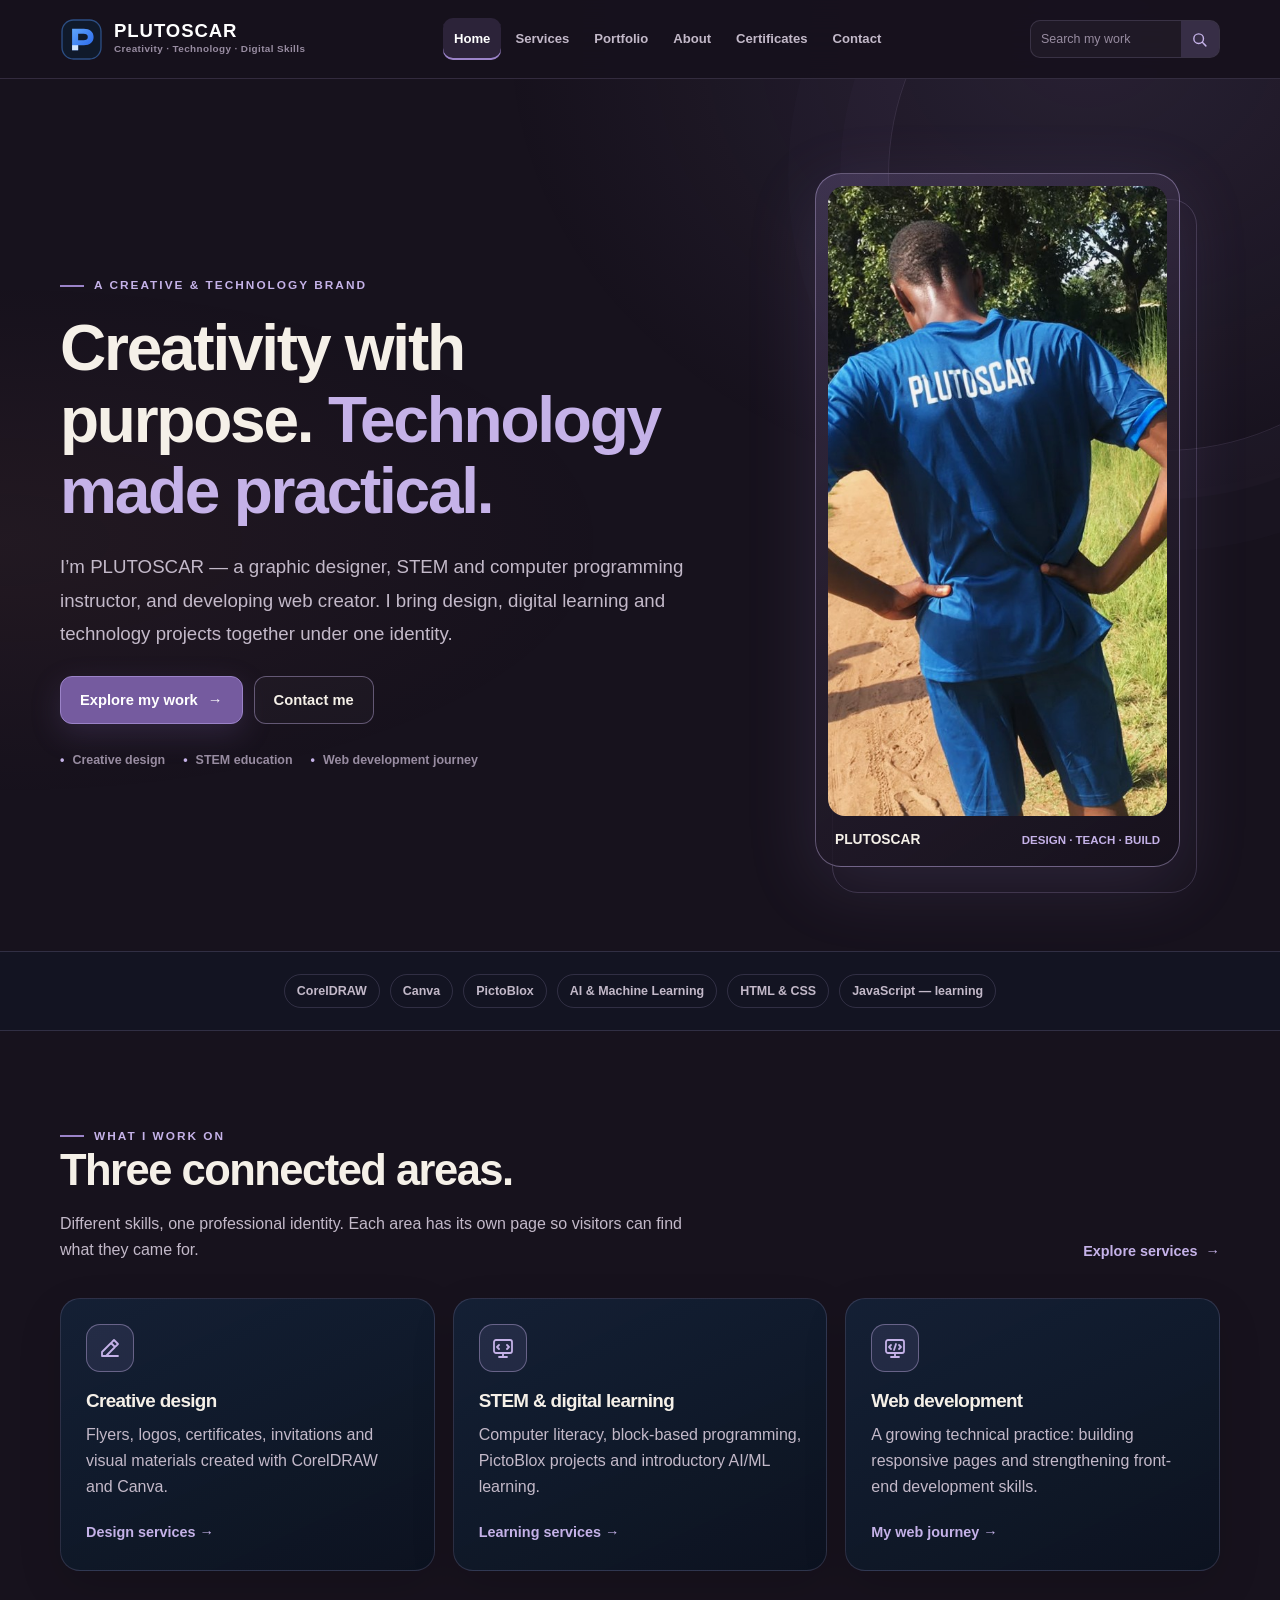
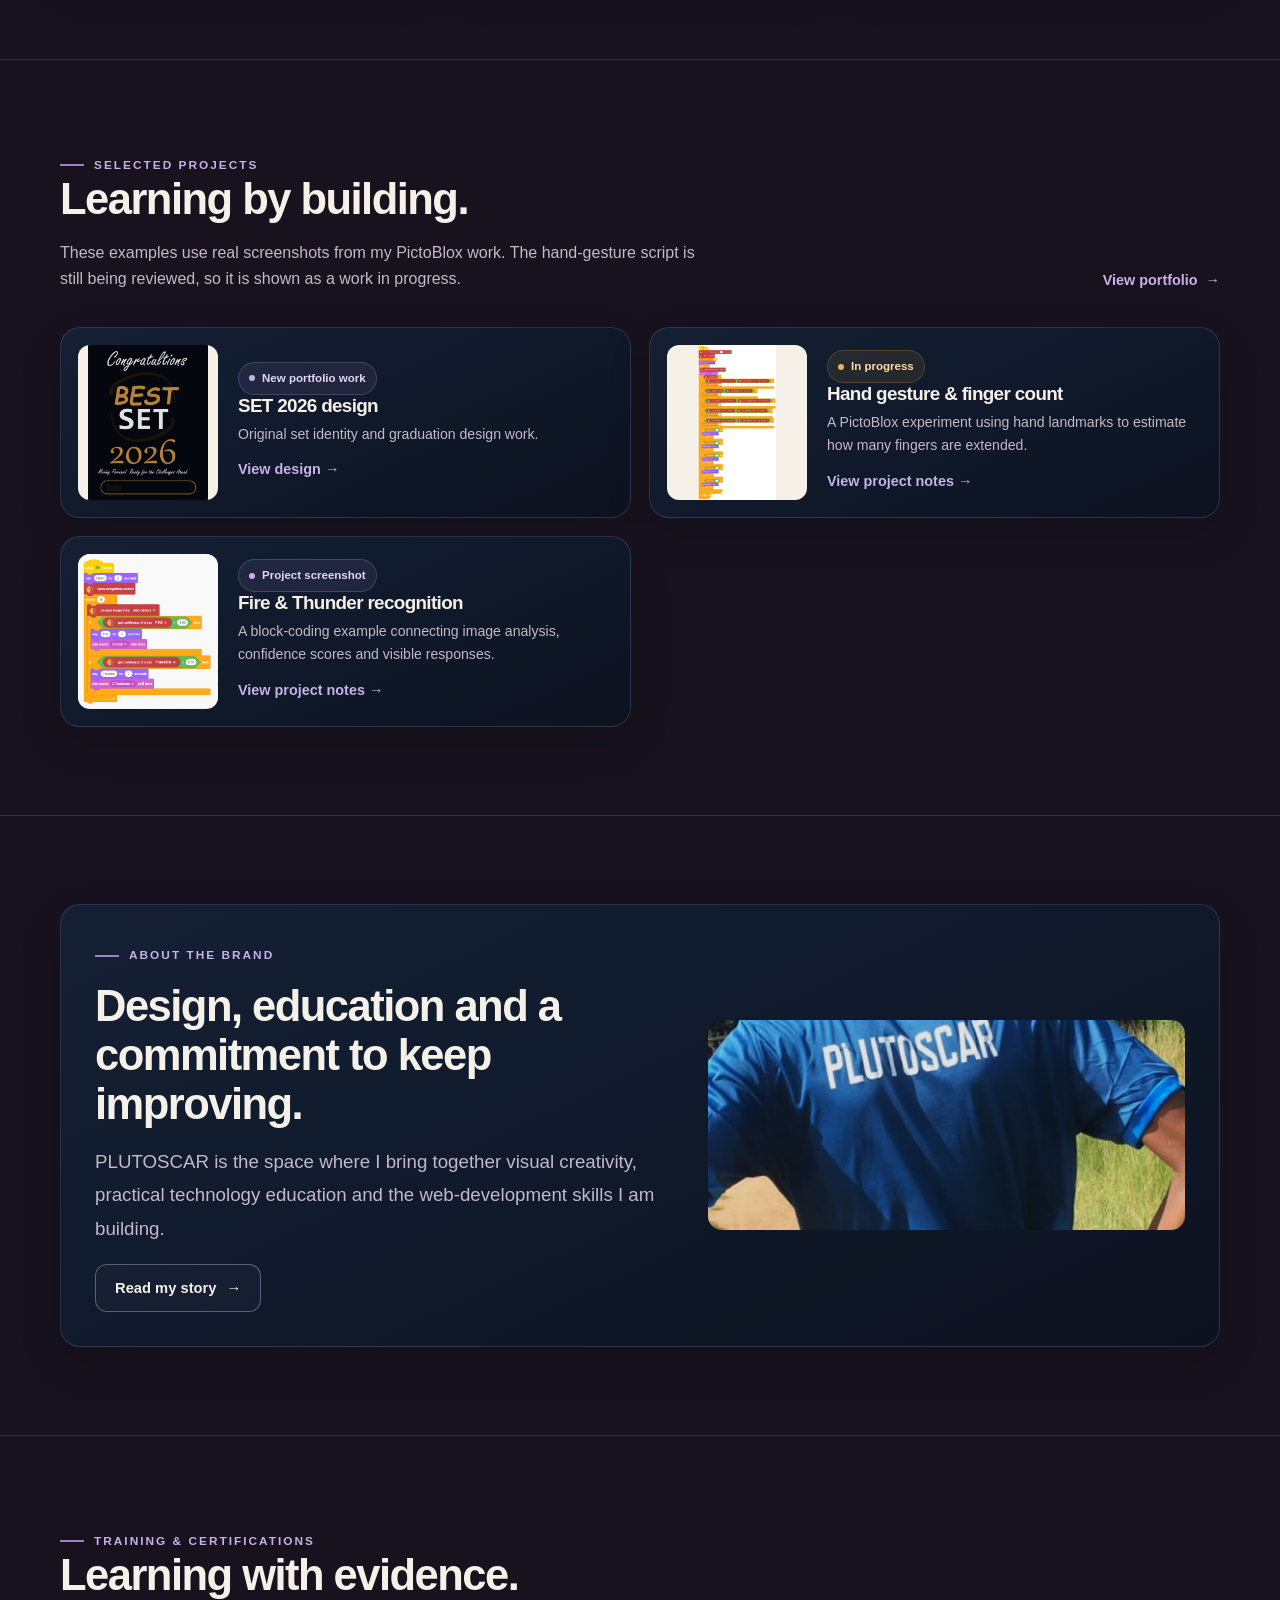
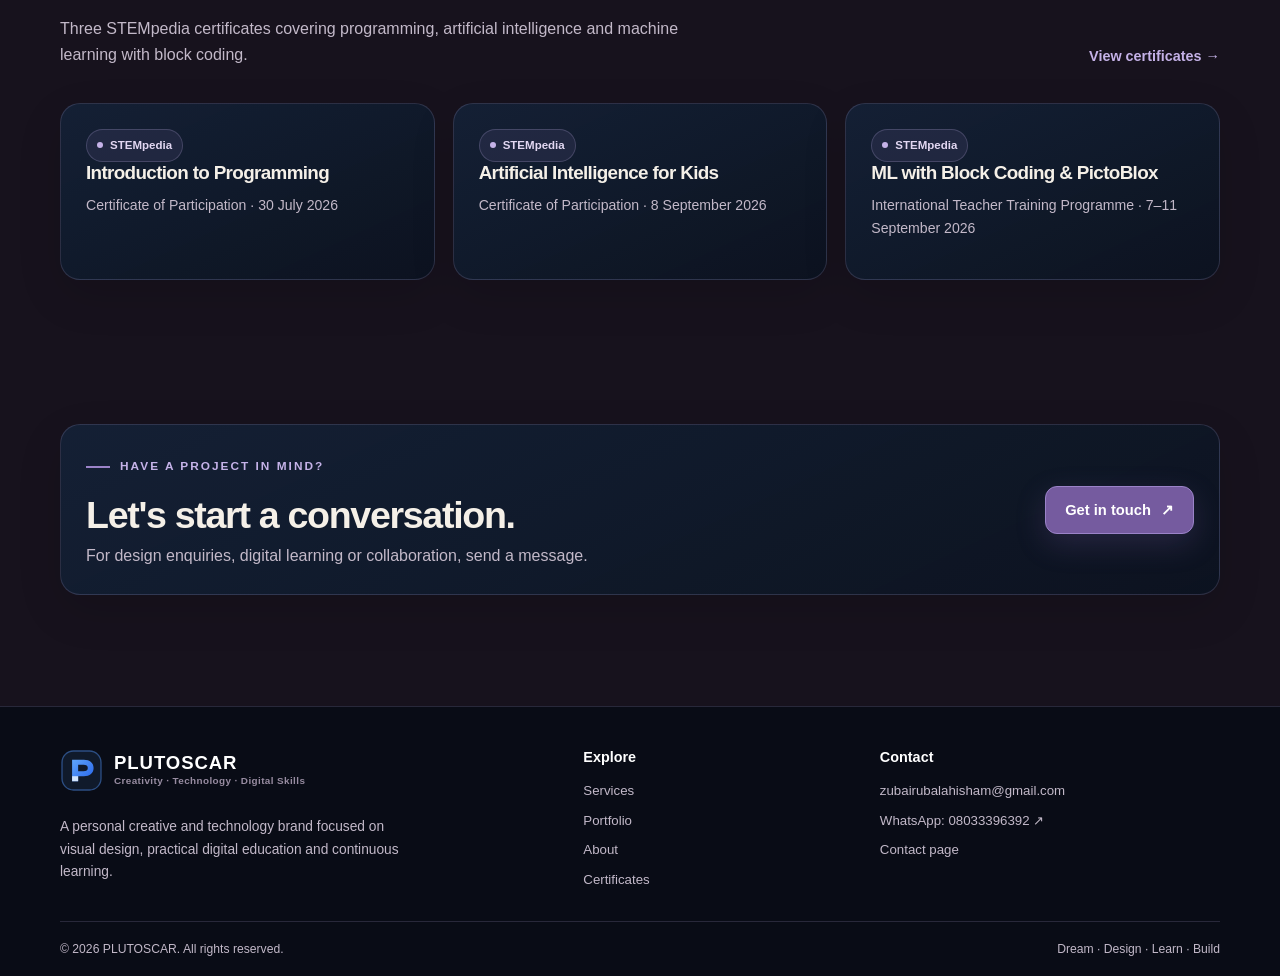
<file: index.html>
<!doctype html>
<html lang="en">
<head>
  <meta charset="utf-8">
  <meta name="viewport" content="width=device-width, initial-scale=1">
  <meta name="description" content="PLUTOSCAR brings together graphic design, STEM and digital education, and developing web projects.">
  <meta name="theme-color" content="#070b14">
  <title>PLUTOSCAR | Creativity, Technology & Digital Skills</title>
  <link rel="icon" href="assets/plutoscar-mark.svg" type="image/svg+xml">
  <link rel="stylesheet" href="css/General.css"><link rel="stylesheet" href="css/Header.css">
  <script src="js/main.js" defer></script>
</head>
<body data-page="home">
<header class="site-header">
  <div class="container header-inner">
    <a class="brand" href="index.html" aria-label="PLUTOSCAR home">
      <img class="brand-mark" src="assets/plutoscar-mark.svg" alt="">
      <span class="brand-copy"><span class="brand-name">PLUTOSCAR</span><span class="brand-tagline">Creativity · Technology · Digital Skills</span></span>
    </a>
    <nav class="desktop-nav" aria-label="Main navigation">
      <a class="nav-link" href="index.html" aria-current="page">Home</a>
      <a class="nav-link" href="services.html">Services</a>
      <a class="nav-link" href="portfolio.html">Portfolio</a>
      <a class="nav-link" href="about.html">About</a>
      <a class="nav-link" href="certificates.html">Certificates</a>
      <a class="nav-link" href="contact.html">Contact</a>
    </nav>
    <form class="site-search" action="portfolio.html" method="get" role="search" aria-label="Search portfolio">
      <input type="search" name="q" placeholder="Search my work" aria-label="Search my work">
      <button type="submit" aria-label="Search"><svg viewBox="0 0 24 24"><circle cx="10.8" cy="10.8" r="6.8"/><path d="m16 16 5 5"/></svg></button>
    </form>
    <button class="menu-toggle" type="button" aria-label="Open navigation menu" aria-expanded="false" aria-controls="mobile-nav"><span></span><span></span><span></span></button>
  </div>
  <nav class="mobile-nav" id="mobile-nav" aria-label="Mobile navigation">
    <a href="index.html" aria-current="page">Home</a><a href="services.html">Services</a><a href="portfolio.html">Portfolio</a><a href="about.html">About</a><a href="certificates.html">Certificates</a><a href="contact.html">Contact</a>
  
    <form class="mobile-search" action="portfolio.html" method="get" role="search" aria-label="Search portfolio">
      <input type="search" name="q" placeholder="Search my work" aria-label="Search my work">
      <button type="submit" aria-label="Search">
        <svg viewBox="0 0 24 24" aria-hidden="true"><circle cx="10.8" cy="10.8" r="6.8"/><path d="m16 16 5 5"/></svg>
      </button>
    </form>
  </nav>
</header>
<main class="page-main">
  <section class="home-hero">
    <div class="container hero-grid">
      <div class="hero-copy reveal">
        <p class="eyebrow">A CREATIVE & TECHNOLOGY BRAND</p>
        <h1>Creativity with purpose. <span>Technology made practical.</span></h1>
        <p class="lead">I’m PLUTOSCAR — a graphic designer, STEM and computer programming instructor, and developing web creator. I bring design, digital learning and technology projects together under one identity.</p>
        <div class="hero-actions">
          <a class="button button-primary" href="portfolio.html">Explore my work <span aria-hidden="true">→</span></a>
          <a class="button button-secondary" href="contact.html">Contact me</a>
        </div>
        <div class="hero-meta"><span>Creative design</span><span>STEM education</span><span>Web development journey</span></div>
      </div>
      <figure class="portrait-wrap reveal">
        <img class="portrait" src="assets/photos/plutoscar-blue-shirt.jpg" alt="PLUTOSCAR wearing the blue PLUTOSCAR jersey">
        <figcaption class="portrait-caption"><strong>PLUTOSCAR</strong><span>DESIGN · TEACH · BUILD</span></figcaption>
      </figure>
    </div>
  </section>

  <div class="identity-strip" aria-label="Tools and areas"><span>CorelDRAW</span><span>Canva</span><span>PictoBlox</span><span>AI & Machine Learning</span><span>HTML & CSS</span><span>JavaScript — learning</span></div>

  <section class="section">
    <div class="container">
      <div class="section-heading reveal"><div><p class="eyebrow">WHAT I WORK ON</p><h2>Three connected areas.</h2><p>Different skills, one professional identity. Each area has its own page so visitors can find what they came for.</p></div><a class="text-link" href="services.html">Explore services <span aria-hidden="true">→</span></a></div>
      <div class="grid-3">
        <article class="card card-pad service-preview-card reveal"><div class="icon-box"><svg viewBox="0 0 24 24"><path d="m4 16 9-9 4 4-9 9H4zM14 6l2-2 4 4-2 2M4 20h16"/></svg></div><h3>Creative design</h3><p>Flyers, logos, certificates, invitations and visual materials created with CorelDRAW and Canva.</p><a class="text-link" href="services.html#design">Design services →</a></article>
        <article class="card card-pad service-preview-card reveal"><div class="icon-box"><svg viewBox="0 0 24 24"><rect x="3" y="4" width="18" height="13" rx="2"/><path d="M8 21h8M12 17v4M8 9l-2 2 2 2M16 9l2 2-2 2"/></svg></div><h3>STEM & digital learning</h3><p>Computer literacy, block-based programming, PictoBlox projects and introductory AI/ML learning.</p><a class="text-link" href="services.html#stem">Learning services →</a></article>
        <article class="card card-pad service-preview-card reveal"><div class="icon-box"><svg viewBox="0 0 24 24"><rect x="3" y="4" width="18" height="13" rx="2"/><path d="m8 9-2 2 2 2m8-4 2 2-2 2m-3-5-2 6M8 21h8m-4-4v4"/></svg></div><h3>Web development</h3><p>A growing technical practice: building responsive pages and strengthening front-end development skills.</p><a class="text-link" href="services.html#web">My web journey →</a></article>
      </div>
    </div>
  </section>

  <section class="section section-divider">
    <div class="container">
      <div class="section-heading reveal"><div><p class="eyebrow">SELECTED PROJECTS</p><h2>Learning by building.</h2><p>These examples use real screenshots from my PictoBlox work. The hand-gesture script is still being reviewed, so it is shown as a work in progress.</p></div><a class="text-link" href="portfolio.html">View portfolio <span aria-hidden="true">→</span></a></div>
      <div class="feature-work">
        <article class="card feature-card reveal"><img src="assets/portfolio/set-2026-poster.png" alt="Best Set 2026 poster"><div><span class="status">New portfolio work</span><h3>SET 2026 design</h3><p>Original set identity and graduation design work.</p><a class="text-link" href="portfolio.html#set-2026-poster">View design →</a></div></article>
        <article class="card feature-card reveal"><img src="assets/projects/pictoblox-hand-gesture-script.png" alt="PictoBlox hand landmark and finger-count block script"><div><span class="status status-wip">In progress</span><h3>Hand gesture & finger count</h3><p>A PictoBlox experiment using hand landmarks to estimate how many fingers are extended.</p><a class="text-link" href="portfolio.html#hand-gesture">View project notes →</a></div></article>
        <article class="card feature-card reveal"><img src="assets/projects/pictoblox-fire-thunder-recognition.png" alt="PictoBlox image recognition block code for Fire and Thunder classes"><div><span class="status">Project screenshot</span><h3>Fire & Thunder recognition</h3><p>A block-coding example connecting image analysis, confidence scores and visible responses.</p><a class="text-link" href="portfolio.html#fire-thunder">View project notes →</a></div></article>
      </div>
    </div>
  </section>

  <section class="section section-divider">
    <div class="container card home-about-band reveal">
      <div><p class="eyebrow">ABOUT THE BRAND</p><h2>Design, education and a commitment to keep improving.</h2><p class="lead">PLUTOSCAR is the space where I bring together visual creativity, practical technology education and the web-development skills I am building.</p><a class="button button-secondary" href="about.html">Read my story <span aria-hidden="true">→</span></a></div>
      <img class="home-about-photo" src="assets/photos/plutoscar-blue-shirt.jpg" alt="PLUTOSCAR printed across the back of a blue shirt">
    </div>
  </section>

  <section class="section section-divider">
    <div class="container">
      <div class="section-heading reveal"><div><p class="eyebrow">TRAINING & CERTIFICATIONS</p><h2>Learning with evidence.</h2><p>Three STEMpedia certificates covering programming, artificial intelligence and machine learning with block coding.</p></div><a class="text-link" href="certificates.html">View certificates →</a></div>
      <div class="grid-3">
        <article class="card card-pad reveal"><span class="status">STEMpedia</span><h3>Introduction to Programming</h3><p class="small">Certificate of Participation · 30 July 2026</p></article>
        <article class="card card-pad reveal"><span class="status">STEMpedia</span><h3>Artificial Intelligence for Kids</h3><p class="small">Certificate of Participation · 8 September 2026</p></article>
        <article class="card card-pad reveal"><span class="status">STEMpedia</span><h3>ML with Block Coding & PictoBlox</h3><p class="small">International Teacher Training Programme · 7–11 September 2026</p></article>
      </div>
    </div>
  </section>

  <section class="section-sm">
    <div class="container card card-pad reveal" style="display:flex;align-items:center;justify-content:space-between;gap:24px;flex-wrap:wrap">
      <div><p class="eyebrow">HAVE A PROJECT IN MIND?</p><h2 style="font-size:clamp(1.65rem,3vw,2.35rem);margin-bottom:7px">Let's start a conversation.</h2><p style="margin-bottom:0">For design enquiries, digital learning or collaboration, send a message.</p></div><a class="button button-primary" href="contact.html">Get in touch <span aria-hidden="true">↗</span></a>
    </div>
  </section>
</main>
<footer class="site-footer"><div class="container footer-main"><div class="footer-about"><a class="brand" href="index.html"><img class="brand-mark" src="assets/plutoscar-mark.svg" alt=""><span class="brand-copy"><span class="brand-name">PLUTOSCAR</span><span class="brand-tagline">Creativity · Technology · Digital Skills</span></span></a><p>A personal creative and technology brand focused on visual design, practical digital education and continuous learning.</p></div><div class="footer-column"><h3>Explore</h3><div class="footer-links"><a href="services.html">Services</a><a href="portfolio.html">Portfolio</a><a href="about.html">About</a><a href="certificates.html">Certificates</a></div></div><div class="footer-column"><h3>Contact</h3><div class="footer-links"><a href="mailto:zubairubalahisham@gmail.com">zubairubalahisham@gmail.com</a><a href="https://wa.me/2348033396392" target="_blank" rel="noopener">WhatsApp: 08033396392 ↗</a><a href="contact.html">Contact page</a></div></div></div><div class="container footer-bottom"><p>© <span data-current-year></span> PLUTOSCAR. All rights reserved.</p><p>Dream · Design · Learn · Build</p></div></footer>
<button class="back-to-top" type="button" aria-label="Back to top">↑</button>
</body>
</html>
</file>
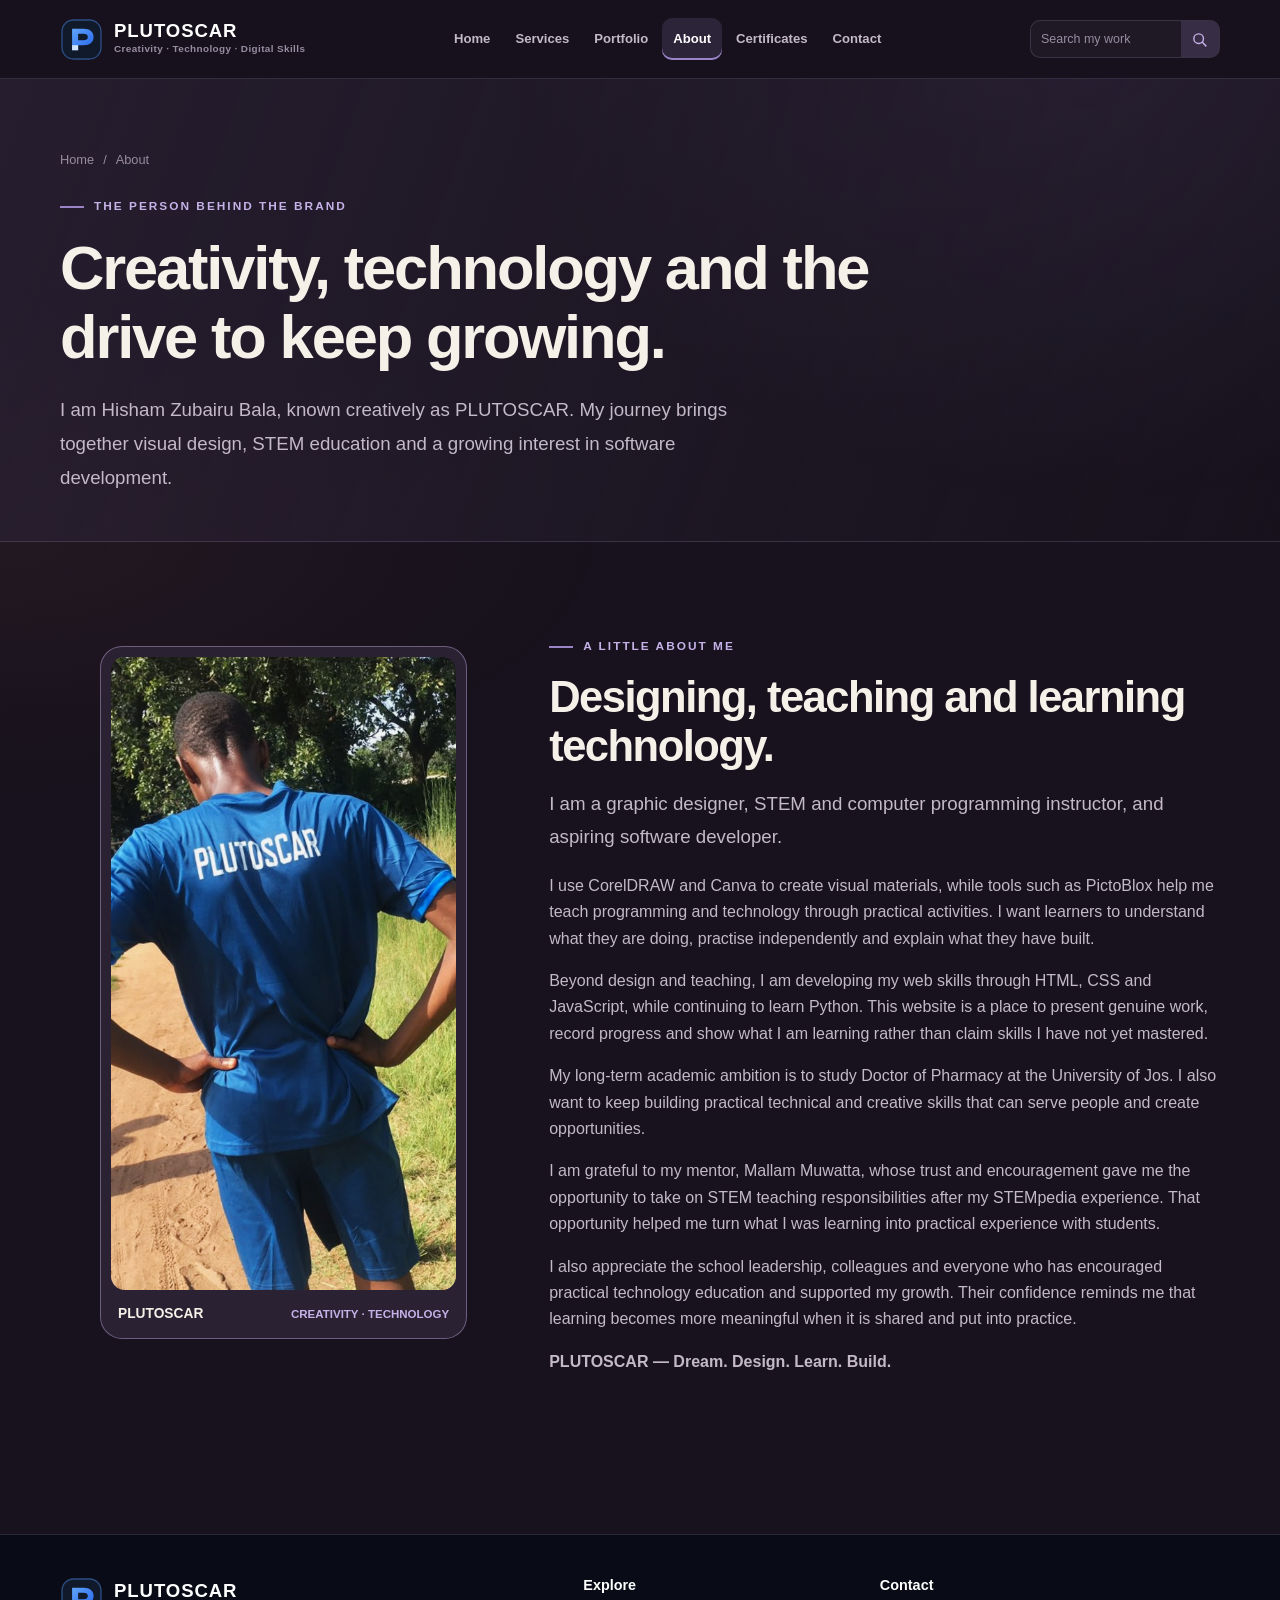
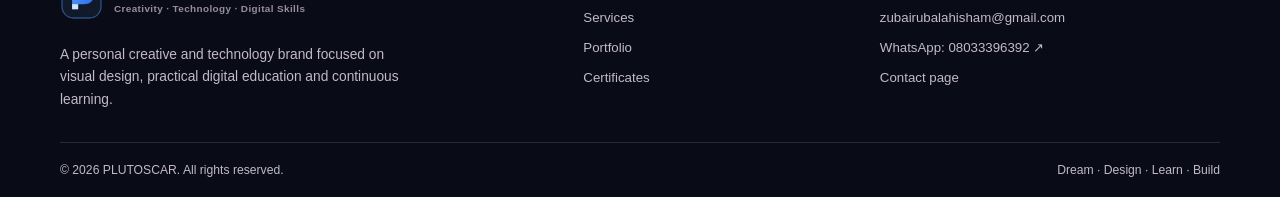
<file: about.html>
<!doctype html>
<html lang="en"><head><meta charset="utf-8"><meta name="viewport" content="width=device-width, initial-scale=1"><meta name="description" content="Meet PLUTOSCAR: graphic design, STEM education, technology learning and the people who encouraged the journey."><meta name="theme-color" content="#070b14"><title>About | PLUTOSCAR</title><link rel="icon" href="assets/plutoscar-mark.svg" type="image/svg+xml"><link rel="stylesheet" href="css/General.css"><link rel="stylesheet" href="css/Header.css"><script src="js/main.js" defer></script></head>
<body data-page="about">
<header class="site-header"><div class="container header-inner"><a class="brand" href="index.html" aria-label="PLUTOSCAR home"><img class="brand-mark" src="assets/plutoscar-mark.svg" alt=""><span class="brand-copy"><span class="brand-name">PLUTOSCAR</span><span class="brand-tagline">Creativity · Technology · Digital Skills</span></span></a><nav class="desktop-nav" aria-label="Main navigation"><a class="nav-link" href="index.html">Home</a><a class="nav-link" href="services.html">Services</a><a class="nav-link" href="portfolio.html">Portfolio</a><a class="nav-link" href="about.html" aria-current="page">About</a><a class="nav-link" href="certificates.html">Certificates</a><a class="nav-link" href="contact.html">Contact</a></nav><form class="site-search" action="portfolio.html" method="get" role="search" aria-label="Search portfolio"><input type="search" name="q" placeholder="Search my work" aria-label="Search my work"><button type="submit" aria-label="Search"><svg viewBox="0 0 24 24"><circle cx="10.8" cy="10.8" r="6.8"/><path d="m16 16 5 5"/></svg></button></form><button class="menu-toggle" type="button" aria-label="Open navigation menu" aria-expanded="false" aria-controls="mobile-nav"><span></span><span></span><span></span></button></div><nav class="mobile-nav" id="mobile-nav" aria-label="Mobile navigation"><a href="index.html">Home</a><a href="services.html">Services</a><a href="portfolio.html">Portfolio</a><a href="about.html" aria-current="page">About</a><a href="certificates.html">Certificates</a><a href="contact.html">Contact</a>
    <form class="mobile-search" action="portfolio.html" method="get" role="search" aria-label="Search portfolio">
      <input type="search" name="q" placeholder="Search my work" aria-label="Search my work">
      <button type="submit" aria-label="Search">
        <svg viewBox="0 0 24 24" aria-hidden="true"><circle cx="10.8" cy="10.8" r="6.8"/><path d="m16 16 5 5"/></svg>
      </button>
    </form>
  </nav></header>
<main class="page-main">
<section class="page-hero"><div class="container"><div class="breadcrumb"><a href="index.html">Home</a><span>/</span><span>About</span></div><p class="eyebrow">THE PERSON BEHIND THE BRAND</p><h1>Creativity, technology and the drive to keep growing.</h1><p class="lead">I am Hisham Zubairu Bala, known creatively as PLUTOSCAR. My journey brings together visual design, STEM education and a growing interest in software development.</p></div></section>
<section class="section"><div class="container about-layout">
<figure class="about-photo reveal"><img src="assets/photos/plutoscar-blue-shirt.jpg" alt="PLUTOSCAR wearing the blue PLUTOSCAR jersey"><figcaption class="portrait-caption"><strong>PLUTOSCAR</strong><span>CREATIVITY · TECHNOLOGY</span></figcaption></figure>
<div class="about-copy reveal">
<p class="eyebrow">A LITTLE ABOUT ME</p>
<h2>Designing, teaching and learning technology.</h2>
<p class="lead">I am a graphic designer, STEM and computer programming instructor, and aspiring software developer.</p>
<p>I use CorelDRAW and Canva to create visual materials, while tools such as PictoBlox help me teach programming and technology through practical activities. I want learners to understand what they are doing, practise independently and explain what they have built.</p>
<p>Beyond design and teaching, I am developing my web skills through HTML, CSS and JavaScript, while continuing to learn Python. This website is a place to present genuine work, record progress and show what I am learning rather than claim skills I have not yet mastered.</p>
<p>My long-term academic ambition is to study Doctor of Pharmacy at the University of Jos. I also want to keep building practical technical and creative skills that can serve people and create opportunities.</p>
<p>I am grateful to my mentor, Mallam Muwatta, whose trust and encouragement gave me the opportunity to take on STEM teaching responsibilities after my STEMpedia experience. That opportunity helped me turn what I was learning into practical experience with students.</p>
<p>I also appreciate the school leadership, colleagues and everyone who has encouraged practical technology education and supported my growth. Their confidence reminds me that learning becomes more meaningful when it is shared and put into practice.</p>
<p><strong>PLUTOSCAR — Dream. Design. Learn. Build.</strong></p>
</div></div></section>
</main>
<footer class="site-footer"><div class="container footer-main"><div class="footer-about"><a class="brand" href="index.html"><img class="brand-mark" src="assets/plutoscar-mark.svg" alt=""><span class="brand-copy"><span class="brand-name">PLUTOSCAR</span><span class="brand-tagline">Creativity · Technology · Digital Skills</span></span></a><p>A personal creative and technology brand focused on visual design, practical digital education and continuous learning.</p></div><div class="footer-column"><h3>Explore</h3><div class="footer-links"><a href="services.html">Services</a><a href="portfolio.html">Portfolio</a><a href="certificates.html">Certificates</a></div></div><div class="footer-column"><h3>Contact</h3><div class="footer-links"><a href="mailto:zubairubalahisham@gmail.com">zubairubalahisham@gmail.com</a><a href="https://wa.me/2348033396392" target="_blank" rel="noopener">WhatsApp: 08033396392 ↗</a><a href="contact.html">Contact page</a></div></div></div><div class="container footer-bottom"><p>© <span data-current-year></span> PLUTOSCAR. All rights reserved.</p><p>Dream · Design · Learn · Build</p></div></footer><button class="back-to-top" type="button" aria-label="Back to top">↑</button>
</body></html>
</file>
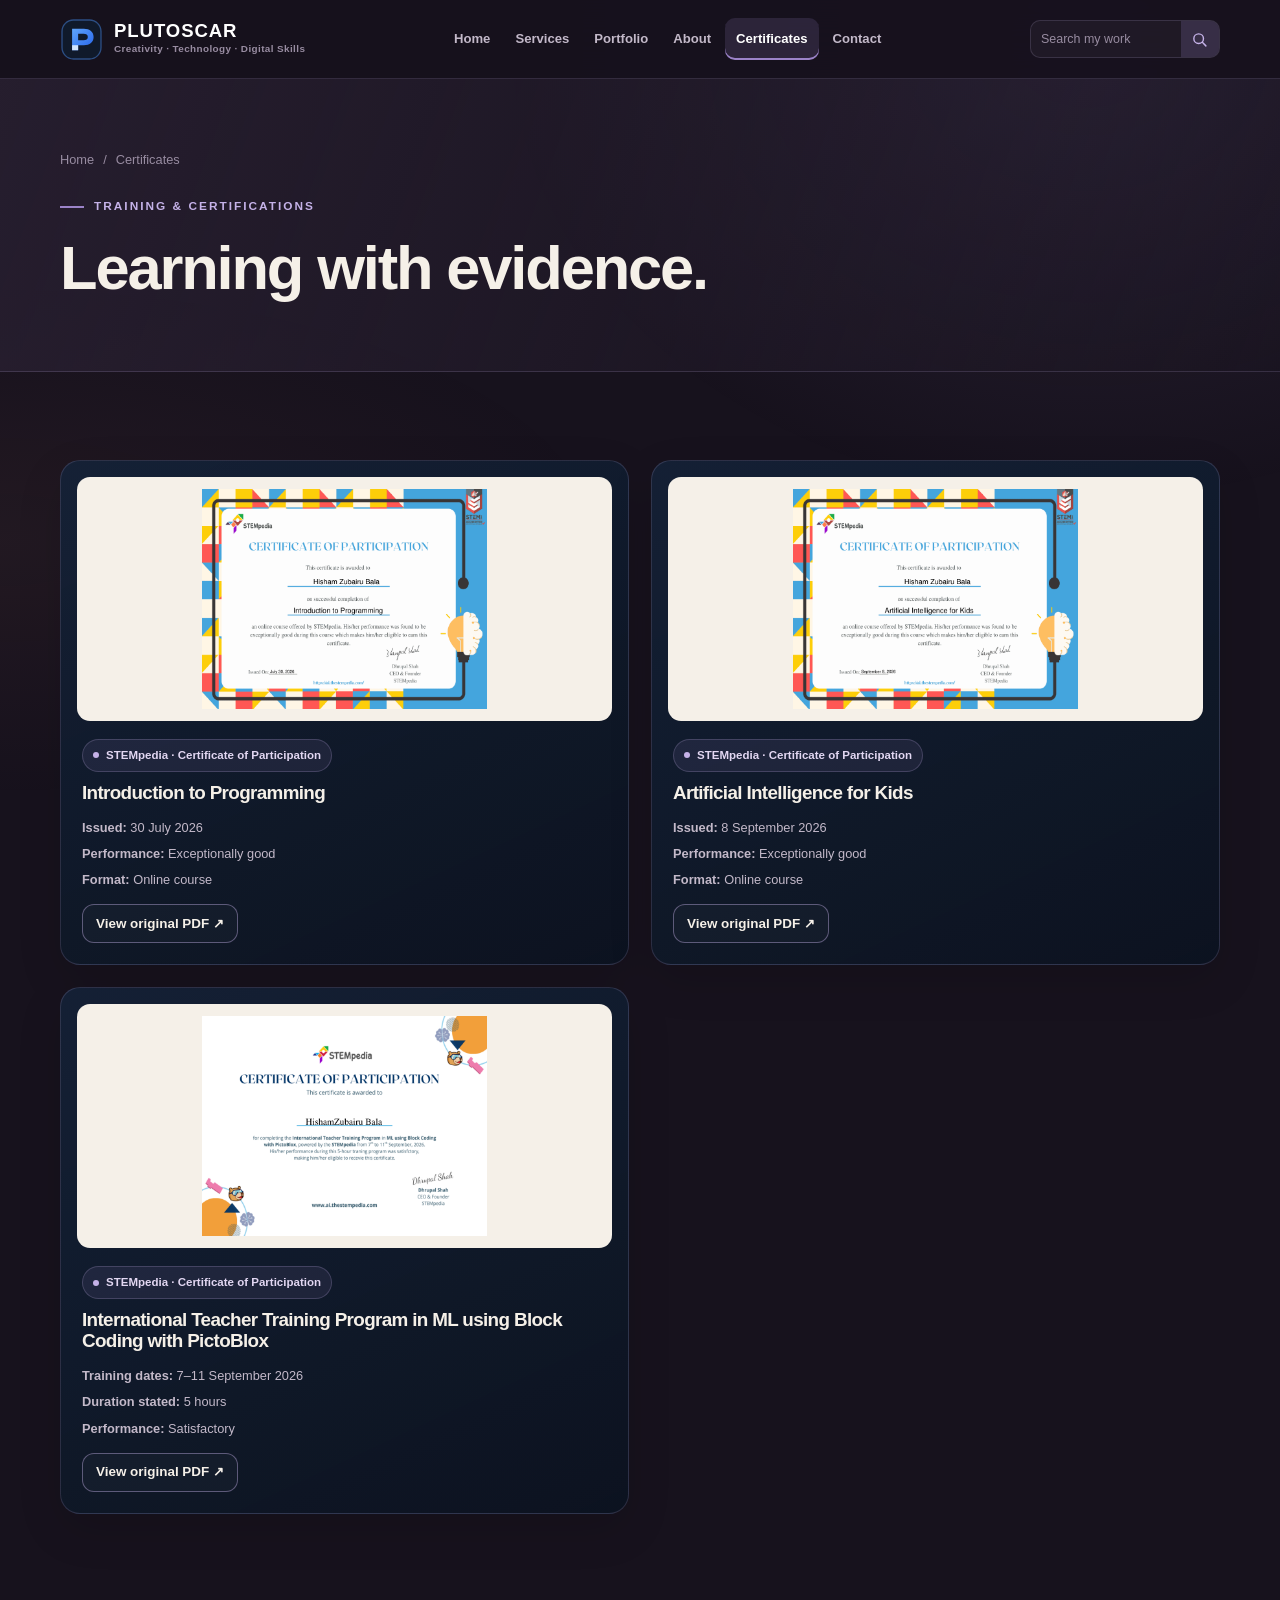
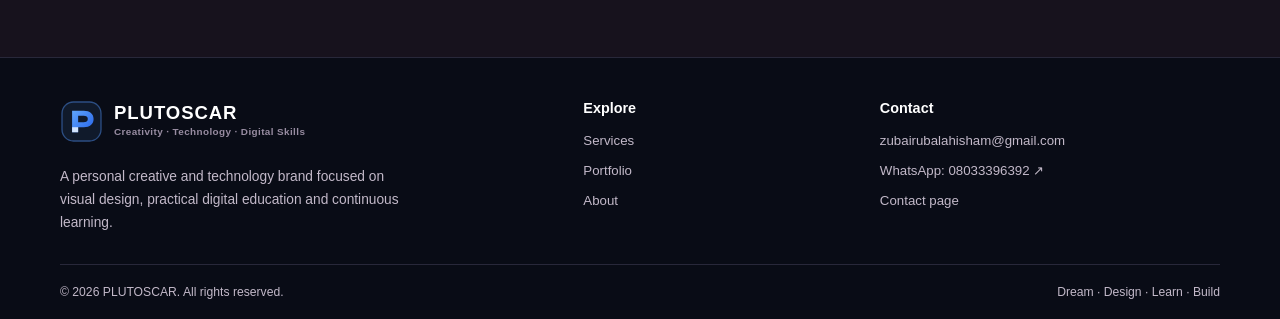
<file: certificates.html>
<!doctype html>
<html lang="en"><head><meta charset="utf-8"><meta name="viewport" content="width=device-width, initial-scale=1"><meta name="description" content="View PLUTOSCAR's STEMpedia certificates in programming, AI and machine learning block coding."><meta name="theme-color" content="#070b14"><title>Certificates | PLUTOSCAR</title><link rel="icon" href="assets/plutoscar-mark.svg" type="image/svg+xml"><link rel="stylesheet" href="css/General.css"><link rel="stylesheet" href="css/Header.css"><script src="js/main.js" defer></script></head>
<body data-page="certificates">
<header class="site-header"><div class="container header-inner"><a class="brand" href="index.html" aria-label="PLUTOSCAR home"><img class="brand-mark" src="assets/plutoscar-mark.svg" alt=""><span class="brand-copy"><span class="brand-name">PLUTOSCAR</span><span class="brand-tagline">Creativity · Technology · Digital Skills</span></span></a><nav class="desktop-nav" aria-label="Main navigation"><a class="nav-link" href="index.html">Home</a><a class="nav-link" href="services.html">Services</a><a class="nav-link" href="portfolio.html">Portfolio</a><a class="nav-link" href="about.html">About</a><a class="nav-link" href="certificates.html" aria-current="page">Certificates</a><a class="nav-link" href="contact.html">Contact</a></nav><form class="site-search" action="portfolio.html" method="get" role="search" aria-label="Search portfolio"><input type="search" name="q" placeholder="Search my work" aria-label="Search my work"><button type="submit" aria-label="Search"><svg viewBox="0 0 24 24"><circle cx="10.8" cy="10.8" r="6.8"/><path d="m16 16 5 5"/></svg></button></form><button class="menu-toggle" type="button" aria-label="Open navigation menu" aria-expanded="false" aria-controls="mobile-nav"><span></span><span></span><span></span></button></div><nav class="mobile-nav" id="mobile-nav" aria-label="Mobile navigation"><a href="index.html">Home</a><a href="services.html">Services</a><a href="portfolio.html">Portfolio</a><a href="about.html">About</a><a href="certificates.html" aria-current="page">Certificates</a><a href="contact.html">Contact</a>
    <form class="mobile-search" action="portfolio.html" method="get" role="search" aria-label="Search portfolio">
      <input type="search" name="q" placeholder="Search my work" aria-label="Search my work">
      <button type="submit" aria-label="Search">
        <svg viewBox="0 0 24 24" aria-hidden="true"><circle cx="10.8" cy="10.8" r="6.8"/><path d="m16 16 5 5"/></svg>
      </button>
    </form>
  </nav></header>
<main class="page-main">
<section class="page-hero"><div class="container"><div class="breadcrumb"><a href="index.html">Home</a><span>/</span><span>Certificates</span></div><p class="eyebrow">TRAINING & CERTIFICATIONS</p><h1>Learning with evidence.</h1</div></section>
<section class="section"><div class="container"><div class="certificate-grid">
<article class="card certificate-card reveal"><a href="assets/certificates/introduction-to-programming.pdf" target="_blank" rel="noopener" aria-label="Open original Introduction to Programming certificate PDF"><div class="certificate-preview"><img src="assets/certificates/introduction-to-programming-preview.png" alt="STEMpedia Certificate of Participation for Introduction to Programming"></div></a><div class="certificate-body"><span class="status">STEMpedia · Certificate of Participation</span><h3>Introduction to Programming</h3><div class="certificate-details"><span><strong>Issued:</strong> 30 July 2026</span><span><strong>Performance:</strong> Exceptionally good</span><span><strong>Format:</strong> Online course</span></div><a class="button button-secondary button-small" href="assets/certificates/introduction-to-programming.pdf" target="_blank" rel="noopener">View original PDF ↗</a></div></article>
<article class="card certificate-card reveal"><a href="assets/certificates/artificial-intelligence-for-kids.pdf" target="_blank" rel="noopener" aria-label="Open original Artificial Intelligence for Kids certificate PDF"><div class="certificate-preview"><img src="assets/certificates/artificial-intelligence-preview.png" alt="STEMpedia Certificate of Participation for Artificial Intelligence for Kids"></div></a><div class="certificate-body"><span class="status">STEMpedia · Certificate of Participation</span><h3>Artificial Intelligence for Kids</h3><div class="certificate-details"><span><strong>Issued:</strong> 8 September 2026</span><span><strong>Performance:</strong> Exceptionally good</span><span><strong>Format:</strong> Online course</span></div><a class="button button-secondary button-small" href="assets/certificates/artificial-intelligence-for-kids.pdf" target="_blank" rel="noopener">View original PDF ↗</a></div></article>
<article class="card certificate-card reveal"><a href="assets/certificates/machine-learning-block-coding-training.pdf" target="_blank" rel="noopener" aria-label="Open original Machine Learning with Block Coding certificate PDF"><div class="certificate-preview"><img src="assets/certificates/machine-learning-training-preview.png" alt="STEMpedia Certificate of Participation for International Teacher Training Program in ML using Block Coding with PictoBlox"></div></a><div class="certificate-body"><span class="status">STEMpedia · Certificate of Participation</span><h3>International Teacher Training Program in ML using Block Coding with PictoBlox</h3><div class="certificate-details"><span><strong>Training dates:</strong> 7–11 September 2026</span><span><strong>Duration stated:</strong> 5 hours</span><span><strong>Performance:</strong> Satisfactory</span></div><a class="button button-secondary button-small" href="assets/certificates/machine-learning-block-coding-training.pdf" target="_blank" rel="noopener">View original PDF ↗</a></div></article>
</div>
</main>
<footer class="site-footer"><div class="container footer-main"><div class="footer-about"><a class="brand" href="index.html"><img class="brand-mark" src="assets/plutoscar-mark.svg" alt=""><span class="brand-copy"><span class="brand-name">PLUTOSCAR</span><span class="brand-tagline">Creativity · Technology · Digital Skills</span></span></a><p>A personal creative and technology brand focused on visual design, practical digital education and continuous learning.</p></div><div class="footer-column"><h3>Explore</h3><div class="footer-links"><a href="services.html">Services</a><a href="portfolio.html">Portfolio</a><a href="about.html">About</a></div></div><div class="footer-column"><h3>Contact</h3><div class="footer-links"><a href="mailto:zubairubalahisham@gmail.com">zubairubalahisham@gmail.com</a><a href="https://wa.me/2348033396392" target="_blank" rel="noopener">WhatsApp: 08033396392 ↗</a><a href="contact.html">Contact page</a></div></div></div><div class="container footer-bottom"><p>© <span data-current-year></span> PLUTOSCAR. All rights reserved.</p><p>Dream · Design · Learn · Build</p></div></footer><button class="back-to-top" type="button" aria-label="Back to top">↑</button>
</body></html>
</file>
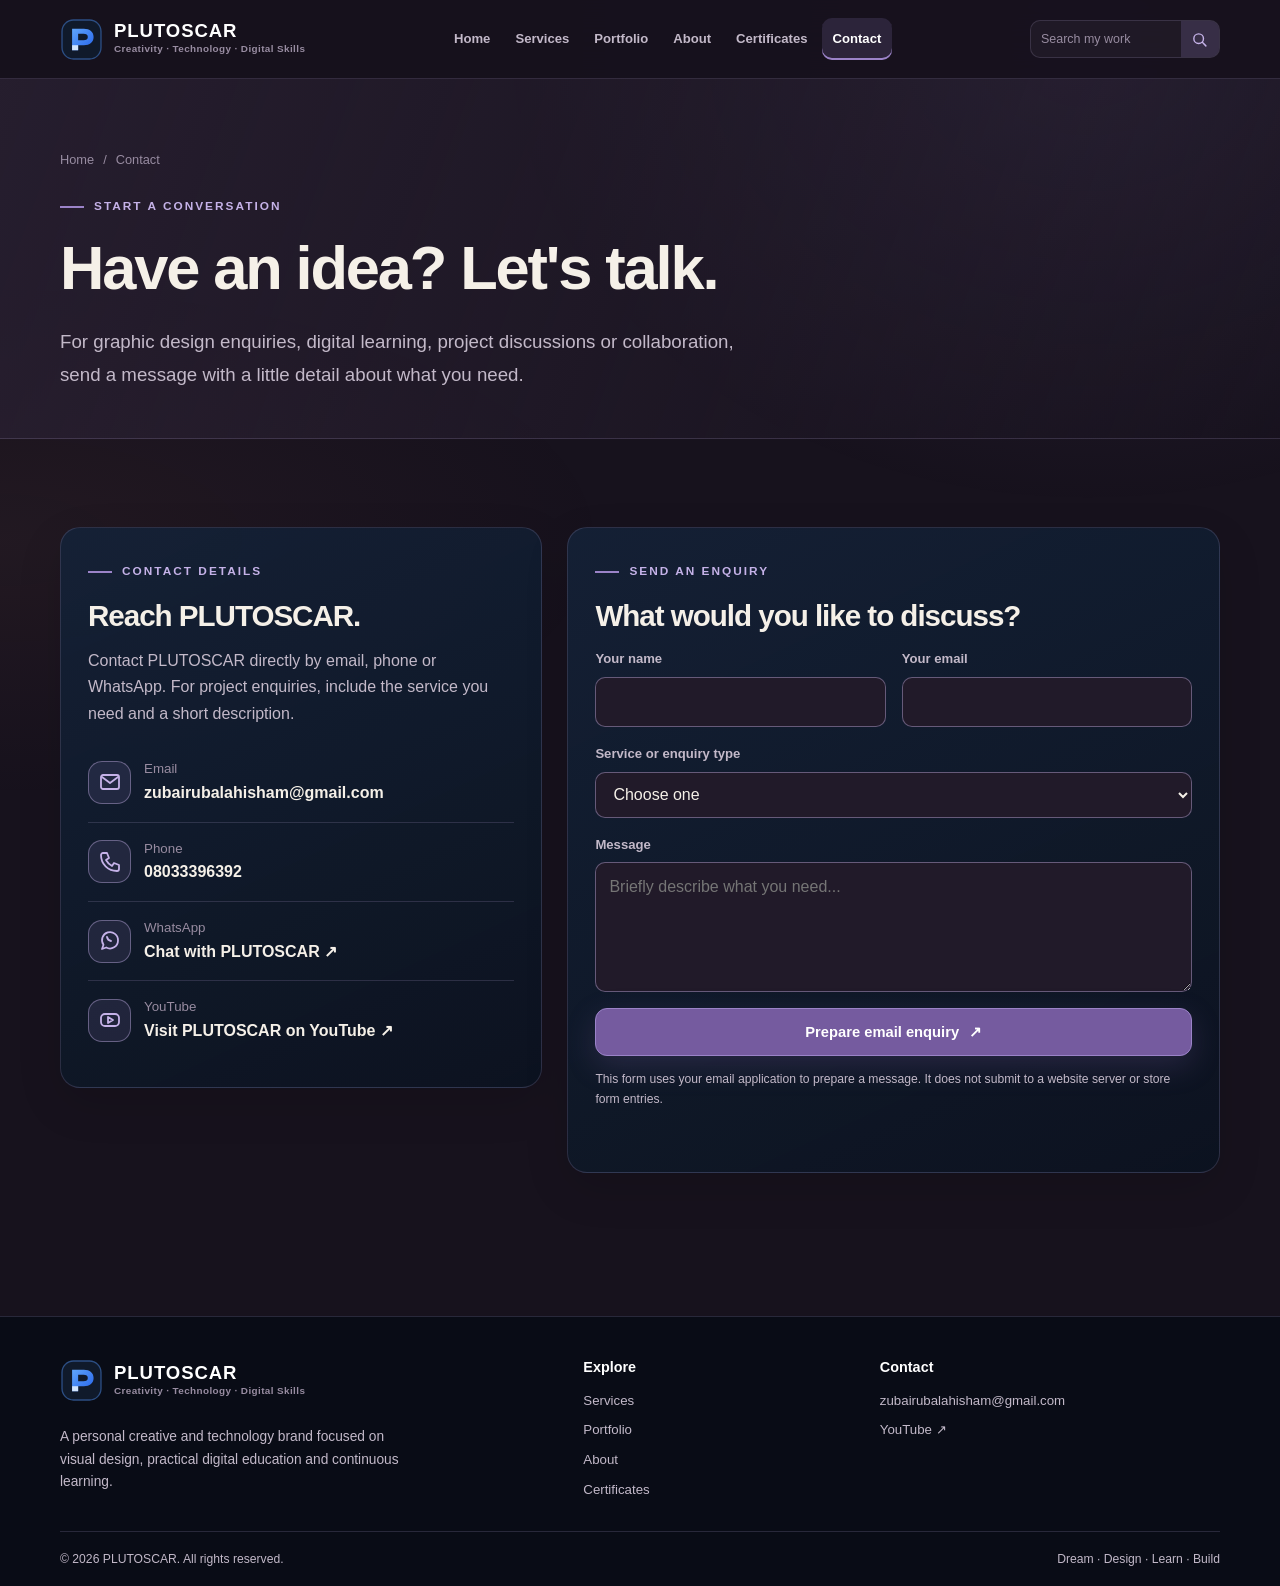
<file: contact.html>
<!doctype html>
<html lang="en"><head><meta charset="utf-8"><meta name="viewport" content="width=device-width, initial-scale=1"><meta name="description" content="Contact PLUTOSCAR about graphic design, STEM education and project enquiries."><meta name="theme-color" content="#070b14"><title>Contact | PLUTOSCAR</title><link rel="icon" href="assets/plutoscar-mark.svg" type="image/svg+xml"><link rel="stylesheet" href="css/General.css"><link rel="stylesheet" href="css/Header.css"><script src="js/main.js" defer></script></head>
<body data-page="contact">
<header class="site-header"><div class="container header-inner"><a class="brand" href="index.html" aria-label="PLUTOSCAR home"><img class="brand-mark" src="assets/plutoscar-mark.svg" alt=""><span class="brand-copy"><span class="brand-name">PLUTOSCAR</span><span class="brand-tagline">Creativity · Technology · Digital Skills</span></span></a><nav class="desktop-nav" aria-label="Main navigation"><a class="nav-link" href="index.html">Home</a><a class="nav-link" href="services.html">Services</a><a class="nav-link" href="portfolio.html">Portfolio</a><a class="nav-link" href="about.html">About</a><a class="nav-link" href="certificates.html">Certificates</a><a class="nav-link" href="contact.html" aria-current="page">Contact</a></nav><form class="site-search" action="portfolio.html" method="get" role="search" aria-label="Search portfolio"><input type="search" name="q" placeholder="Search my work" aria-label="Search my work"><button type="submit" aria-label="Search"><svg viewBox="0 0 24 24"><circle cx="10.8" cy="10.8" r="6.8"/><path d="m16 16 5 5"/></svg></button></form><button class="menu-toggle" type="button" aria-label="Open navigation menu" aria-expanded="false" aria-controls="mobile-nav"><span></span><span></span><span></span></button></div><nav class="mobile-nav" id="mobile-nav" aria-label="Mobile navigation"><a href="index.html">Home</a><a href="services.html">Services</a><a href="portfolio.html">Portfolio</a><a href="about.html">About</a><a href="certificates.html">Certificates</a><a href="contact.html" aria-current="page">Contact</a>
    <form class="mobile-search" action="portfolio.html" method="get" role="search" aria-label="Search portfolio">
      <input type="search" name="q" placeholder="Search my work" aria-label="Search my work">
      <button type="submit" aria-label="Search">
        <svg viewBox="0 0 24 24" aria-hidden="true"><circle cx="10.8" cy="10.8" r="6.8"/><path d="m16 16 5 5"/></svg>
      </button>
    </form>
  </nav></header>
<main class="page-main">
<section class="page-hero"><div class="container"><div class="breadcrumb"><a href="index.html">Home</a><span>/</span><span>Contact</span></div><p class="eyebrow">START A CONVERSATION</p><h1>Have an idea? Let's talk.</h1><p class="lead">For graphic design enquiries, digital learning, project discussions or collaboration, send a message with a little detail about what you need.</p></div></section>
<section class="section"><div class="container contact-layout">
<div class="card contact-card reveal"><p class="eyebrow">CONTACT DETAILS</p><h2 style="font-size:1.85rem">Reach PLUTOSCAR.</h2><p>Contact PLUTOSCAR directly by email, phone or WhatsApp. For project enquiries, include the service you need and a short description.</p><div class="contact-method"><div class="icon-box"><svg viewBox="0 0 24 24"><rect x="3" y="5" width="18" height="14" rx="2"/><path d="m4 7 8 6 8-6"/></svg></div><div><small>Email</small><strong><a href="mailto:zubairubalahisham@gmail.com">zubairubalahisham@gmail.com</a></strong></div></div><div class="contact-method"><div class="icon-box"><svg viewBox="0 0 24 24"><path d="M5 3h4l2 5-3 2a15 15 0 0 0 6 6l2-3 5 2v4c0 1-1 2-2 2C10 21 3 14 3 5c0-1 1-2 2-2z"/></svg></div><div><small>Phone</small><strong><a href="tel:+2348033396392">08033396392</a></strong></div></div><div class="contact-method"><div class="icon-box"><svg viewBox="0 0 24 24"><path d="M20 11.5a8 8 0 0 1-11.8 7L4 20l1.5-4.2A8 8 0 1 1 20 11.5Z"/><path d="M9 8c.4 2 2 3.6 4 4"/></svg></div><div><small>WhatsApp</small><strong><a href="https://wa.me/2348033396392" target="_blank" rel="noopener">Chat with PLUTOSCAR ↗</a></strong></div></div><div class="contact-method"><div class="icon-box"><svg viewBox="0 0 24 24"><rect x="3" y="6" width="18" height="12" rx="4"/><path d="m10 9 5 3-5 3z"/></svg></div><div><small>YouTube</small><strong><a href="https://www.youtube.com/@PlutO-y9q" target="_blank" rel="noopener">Visit PLUTOSCAR on YouTube ↗</a></strong></div></div></div>
<div class="card contact-card reveal"><p class="eyebrow">SEND AN ENQUIRY</p><h2 style="font-size:1.85rem">What would you like to discuss?</h2><form data-contact-form><div class="form-grid"><div class="form-field"><label for="name">Your name</label><input id="name" name="name" autocomplete="name" required></div><div class="form-field"><label for="email">Your email</label><input id="email" name="email" type="email" autocomplete="email" required></div><div class="form-field full"><label for="service">Service or enquiry type</label><select id="service" name="service" required><option value="">Choose one</option><option>Graphic design</option><option>STEM / digital learning</option><option>Web development discussion</option><option>Project collaboration</option><option>Other enquiry</option></select></div><div class="form-field full"><label for="message">Message</label><textarea id="message" name="message" required minlength="10" placeholder="Briefly describe what you need..."></textarea></div><div class="form-field full"><button class="button button-primary" type="submit">Prepare email enquiry <span aria-hidden="true">↗</span></button></div></div><p class="form-note">This form uses your email application to prepare a message. It does not submit to a website server or store form entries.</p><p class="form-status" data-form-status aria-live="polite"></p></form></div>
</div></section>
</main>
<footer class="site-footer"><div class="container footer-main"><div class="footer-about"><a class="brand" href="index.html"><img class="brand-mark" src="assets/plutoscar-mark.svg" alt=""><span class="brand-copy"><span class="brand-name">PLUTOSCAR</span><span class="brand-tagline">Creativity · Technology · Digital Skills</span></span></a><p>A personal creative and technology brand focused on visual design, practical digital education and continuous learning.</p></div><div class="footer-column"><h3>Explore</h3><div class="footer-links"><a href="services.html">Services</a><a href="portfolio.html">Portfolio</a><a href="about.html">About</a><a href="certificates.html">Certificates</a></div></div><div class="footer-column"><h3>Contact</h3><div class="footer-links"><a href="mailto:zubairubalahisham@gmail.com">zubairubalahisham@gmail.com</a><a href="https://www.youtube.com/@PlutO-y9q" target="_blank" rel="noopener">YouTube ↗</a></div></div></div><div class="container footer-bottom"><p>© <span data-current-year></span> PLUTOSCAR. All rights reserved.</p><p>Dream · Design · Learn · Build</p></div></footer><button class="back-to-top" type="button" aria-label="Back to top">↑</button>
</body></html>
</file>
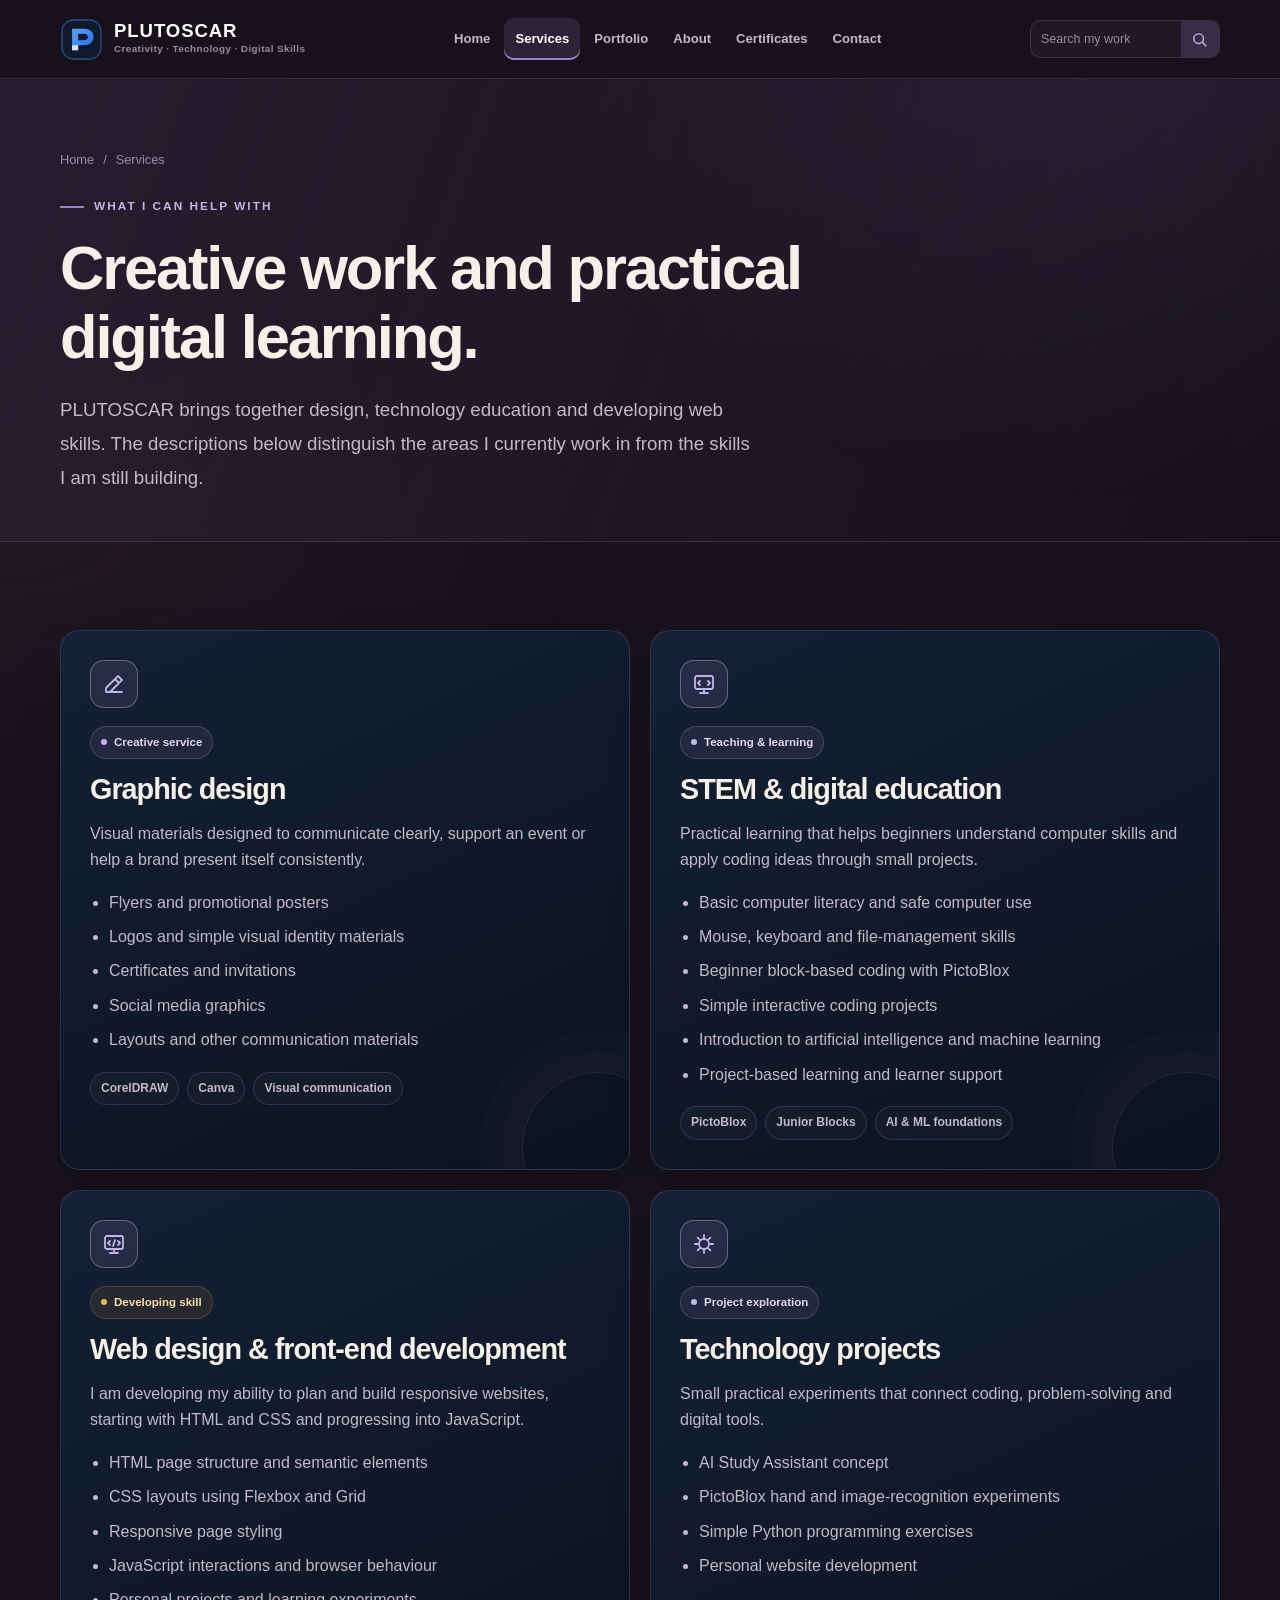
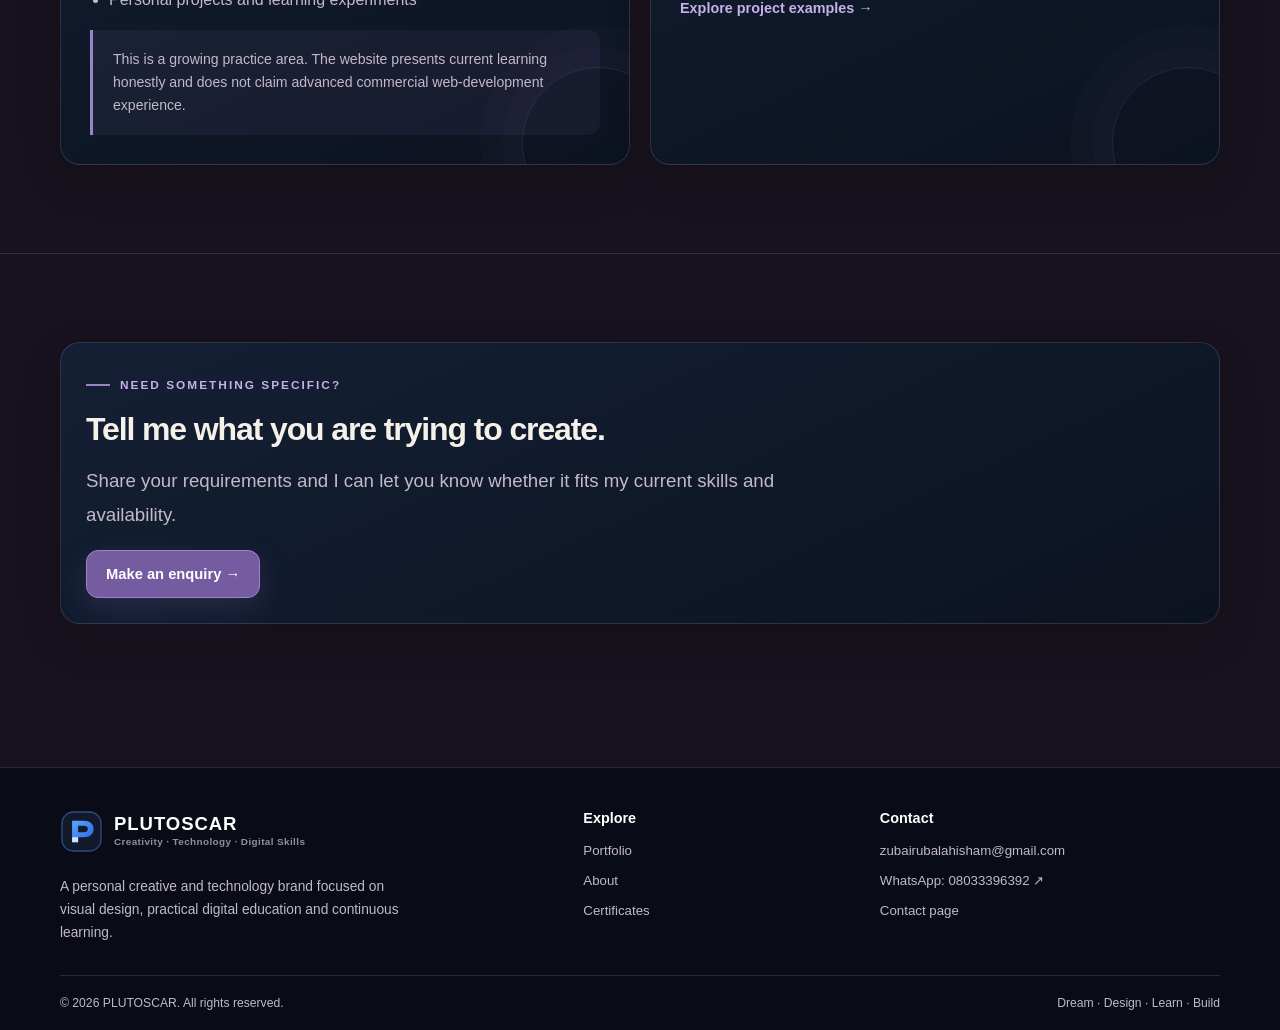
<file: services.html>
<!doctype html>
<html lang="en"><head><meta charset="utf-8"><meta name="viewport" content="width=device-width, initial-scale=1"><meta name="description" content="Explore PLUTOSCAR creative design, STEM education and developing web skills."><meta name="theme-color" content="#070b14"><title>Services | PLUTOSCAR</title><link rel="icon" href="assets/plutoscar-mark.svg" type="image/svg+xml"><link rel="stylesheet" href="css/General.css"><link rel="stylesheet" href="css/Header.css"><script src="js/main.js" defer></script></head>
<body data-page="services">
<header class="site-header"><div class="container header-inner"><a class="brand" href="index.html" aria-label="PLUTOSCAR home"><img class="brand-mark" src="assets/plutoscar-mark.svg" alt=""><span class="brand-copy"><span class="brand-name">PLUTOSCAR</span><span class="brand-tagline">Creativity · Technology · Digital Skills</span></span></a><nav class="desktop-nav" aria-label="Main navigation"><a class="nav-link" href="index.html">Home</a><a class="nav-link" href="services.html" aria-current="page">Services</a><a class="nav-link" href="portfolio.html">Portfolio</a><a class="nav-link" href="about.html">About</a><a class="nav-link" href="certificates.html">Certificates</a><a class="nav-link" href="contact.html">Contact</a></nav><form class="site-search" action="portfolio.html" method="get" role="search" aria-label="Search portfolio"><input type="search" name="q" placeholder="Search my work" aria-label="Search my work"><button type="submit" aria-label="Search"><svg viewBox="0 0 24 24"><circle cx="10.8" cy="10.8" r="6.8"/><path d="m16 16 5 5"/></svg></button></form><button class="menu-toggle" type="button" aria-label="Open navigation menu" aria-expanded="false" aria-controls="mobile-nav"><span></span><span></span><span></span></button></div><nav class="mobile-nav" id="mobile-nav" aria-label="Mobile navigation"><a href="index.html">Home</a><a href="services.html" aria-current="page">Services</a><a href="portfolio.html">Portfolio</a><a href="about.html">About</a><a href="certificates.html">Certificates</a><a href="contact.html">Contact</a>
    <form class="mobile-search" action="portfolio.html" method="get" role="search" aria-label="Search portfolio">
      <input type="search" name="q" placeholder="Search my work" aria-label="Search my work">
      <button type="submit" aria-label="Search">
        <svg viewBox="0 0 24 24" aria-hidden="true"><circle cx="10.8" cy="10.8" r="6.8"/><path d="m16 16 5 5"/></svg>
      </button>
    </form>
  </nav></header>
<main class="page-main">
<section class="page-hero"><div class="container"><div class="breadcrumb"><a href="index.html">Home</a><span>/</span><span>Services</span></div><p class="eyebrow">WHAT I CAN HELP WITH</p><h1>Creative work and practical digital learning.</h1><p class="lead">PLUTOSCAR brings together design, technology education and developing web skills. The descriptions below distinguish the areas I currently work in from the skills I am still building.</p></div></section>
<section class="section"><div class="container grid-2">
<article class="card service-detail reveal" id="design"><div class="icon-box"><svg viewBox="0 0 24 24"><path d="m4 16 9-9 4 4-9 9H4zM14 6l2-2 4 4-2 2M4 20h16"/></svg></div><span class="status">Creative service</span><h2 style="font-size:1.8rem;margin-top:14px">Graphic design</h2><p>Visual materials designed to communicate clearly, support an event or help a brand present itself consistently.</p><ul><li>Flyers and promotional posters</li><li>Logos and simple visual identity materials</li><li>Certificates and invitations</li><li>Social media graphics</li><li>Layouts and other communication materials</li></ul><div class="tag-list"><span class="tag">CorelDRAW</span><span class="tag">Canva</span><span class="tag">Visual communication</span></div></article>
<article class="card service-detail reveal" id="stem"><div class="icon-box"><svg viewBox="0 0 24 24"><rect x="3" y="4" width="18" height="13" rx="2"/><path d="M8 21h8M12 17v4M8 9l-2 2 2 2M16 9l2 2-2 2"/></svg></div><span class="status">Teaching & learning</span><h2 style="font-size:1.8rem;margin-top:14px">STEM & digital education</h2><p>Practical learning that helps beginners understand computer skills and apply coding ideas through small projects.</p><ul><li>Basic computer literacy and safe computer use</li><li>Mouse, keyboard and file-management skills</li><li>Beginner block-based coding with PictoBlox</li><li>Simple interactive coding projects</li><li>Introduction to artificial intelligence and machine learning</li><li>Project-based learning and learner support</li></ul><div class="tag-list"><span class="tag">PictoBlox</span><span class="tag">Junior Blocks</span><span class="tag">AI & ML foundations</span></div></article>
<article class="card service-detail reveal" id="web"><div class="icon-box"><svg viewBox="0 0 24 24"><rect x="3" y="4" width="18" height="13" rx="2"/><path d="m8 9-2 2 2 2m8-4 2 2-2 2m-3-5-2 6M8 21h8m-4-4v4"/></svg></div><span class="status status-wip">Developing skill</span><h2 style="font-size:1.8rem;margin-top:14px">Web design & front-end development</h2><p>I am developing my ability to plan and build responsive websites, starting with HTML and CSS and progressing into JavaScript.</p><ul><li>HTML page structure and semantic elements</li><li>CSS layouts using Flexbox and Grid</li><li>Responsive page styling</li><li>JavaScript interactions and browser behaviour</li><li>Personal projects and learning experiments</li></ul><div class="callout small">This is a growing practice area. The website presents current learning honestly and does not claim advanced commercial web-development experience.</div></article>
<article class="card service-detail reveal"><div class="icon-box"><svg viewBox="0 0 24 24"><path d="M12 3v3m0 12v3M3 12h3m12 0h3M5.6 5.6l2.1 2.1m8.6 8.6 2.1 2.1m0-12.8-2.1 2.1m-8.6 8.6-2.1 2.1"/><circle cx="12" cy="12" r="5"/></svg></div><span class="status">Project exploration</span><h2 style="font-size:1.8rem;margin-top:14px">Technology projects</h2><p>Small practical experiments that connect coding, problem-solving and digital tools.</p><ul><li>AI Study Assistant concept</li><li>PictoBlox hand and image-recognition experiments</li><li>Simple Python programming exercises</li><li>Personal website development</li></ul><a class="text-link" href="portfolio.html">Explore project examples →</a></article>
</div></section>
<section class="section section-divider"><div class="container card card-pad reveal"><p class="eyebrow">NEED SOMETHING SPECIFIC?</p><h2 style="font-size:2rem">Tell me what you are trying to create.</h2><p class="lead">Share your requirements and I can let you know whether it fits my current skills and availability.</p><a class="button button-primary" href="contact.html">Make an enquiry →</a></div></section>
</main>
<footer class="site-footer"><div class="container footer-main"><div class="footer-about"><a class="brand" href="index.html"><img class="brand-mark" src="assets/plutoscar-mark.svg" alt=""><span class="brand-copy"><span class="brand-name">PLUTOSCAR</span><span class="brand-tagline">Creativity · Technology · Digital Skills</span></span></a><p>A personal creative and technology brand focused on visual design, practical digital education and continuous learning.</p></div><div class="footer-column"><h3>Explore</h3><div class="footer-links"><a href="portfolio.html">Portfolio</a><a href="about.html">About</a><a href="certificates.html">Certificates</a></div></div><div class="footer-column"><h3>Contact</h3><div class="footer-links"><a href="mailto:zubairubalahisham@gmail.com">zubairubalahisham@gmail.com</a><a href="https://wa.me/2348033396392" target="_blank" rel="noopener">WhatsApp: 08033396392 ↗</a><a href="contact.html">Contact page</a></div></div></div><div class="container footer-bottom"><p>© <span data-current-year></span> PLUTOSCAR. All rights reserved.</p><p>Dream · Design · Learn · Build</p></div></footer><button class="back-to-top" type="button" aria-label="Back to top">↑</button>
</body></html>
</file>
<file: css/General.css>
:root {
  --bg: #17121d;
  --bg-soft: #211a29;
  --surface: #2a2133;
  --surface-raised: #342840;
  --blue: #9b83c8;
  --blue-dark: #755b9f;
  --blue-light: #c5b2e8;
  --blue-pale: #e2d7f2;
  --text: #f5f0e8;
  --muted: #c3b9c9;
  --muted-2: #988ca1;
  --line: rgba(197, 178, 232, .17);
  --line-strong: rgba(197, 178, 232, .42);
  --content-width: 1160px;
  --header-height: 78px;
  --radius: 20px;
  --shadow-blue: 0 18px 70px rgba(155, 131, 200, .16);
}
* { box-sizing: border-box; }
html { scroll-behavior: smooth; scroll-padding-top: 100px; }
body { margin: 0; min-width: 320px; background: var(--bg); color: var(--text); font-family: Inter, "Segoe UI", Arial, sans-serif; line-height: 1.65; }
body::before { content: ""; position: fixed; inset: 0; z-index: -1; pointer-events: none; background: radial-gradient(ellipse at 85% 5%, rgba(155,131,200,.13), transparent 38%), radial-gradient(ellipse at 0% 60%, rgba(229,138,120,.055), transparent 34%); }
a { color: inherit; text-decoration: none; }
img { display: block; max-width: 100%; }
button, input, textarea, select { font: inherit; }
button, a { -webkit-tap-highlight-color: transparent; }
button { cursor: pointer; }
:focus-visible { outline: 3px solid var(--blue-light); outline-offset: 3px; }
.container { width: min(var(--content-width), calc(100% - 44px)); margin-inline: auto; }
.page-main { min-height: 70vh; }
.section { padding: 88px 0; }
.section-sm { padding: 56px 0; }
.section-divider { border-top: 1px solid var(--line); }
.eyebrow { display: inline-flex; align-items: center; gap: 10px; margin: 0 0 17px; color: var(--blue-light); font-size: .74rem; font-weight: 800; letter-spacing: .17em; text-transform: uppercase; }
.eyebrow::before { content: ""; width: 24px; height: 2px; background: var(--blue); }
h1, h2, h3, p { margin-top: 0; }
h1, h2, h3 { line-height: 1.12; letter-spacing: -.035em; }
h1 { max-width: 780px; margin-bottom: 22px; font-size: clamp(2.6rem, 5vw, 4.8rem); font-weight: 850; }
h2 { margin-bottom: 16px; font-size: clamp(2rem, 3.4vw, 3.15rem); font-weight: 800; }
h3 { margin-bottom: 11px; font-size: 1.18rem; }
p { color: var(--muted); }
.lead { max-width: 700px; font-size: clamp(1.02rem, 1.6vw, 1.17rem); line-height: 1.8; }
.blue-text { color: var(--blue-light); }
.muted { color: var(--muted); }
.small { font-size: .88rem; }
.section-heading { display: flex; justify-content: space-between; align-items: end; gap: 25px; margin-bottom: 34px; }
.section-heading p { max-width: 650px; margin-bottom: 0; }
.section-label { color: var(--blue-light); font-size: .76rem; font-weight: 800; letter-spacing: .14em; text-transform: uppercase; }
.button { display: inline-flex; justify-content: center; align-items: center; gap: 10px; min-height: 48px; padding: 0 19px; border: 1px solid transparent; border-radius: 12px; font-size: .92rem; font-weight: 750; transition: transform .2s ease, background .2s ease, border-color .2s ease, box-shadow .2s ease; }
.button:hover { transform: translateY(-2px); }
.button-primary { color: #fff; background: var(--blue-dark); border-color: #9b83c8; box-shadow: 0 10px 30px rgba(117,91,159,.24); }
.button-primary:hover { background: #8b70b5; box-shadow: 0 14px 34px rgba(117,91,159,.32); }
.button-secondary { color: var(--text); background: rgba(255,255,255,.025); border-color: var(--line-strong); }
.button-secondary:hover { background: rgba(155,131,200,.12); border-color: var(--blue-light); }
.button-quiet { color: #e58a78; background: transparent; border-color: transparent; padding-inline: 0; }
.button-small { min-height: 39px; padding-inline: 13px; font-size: .84rem; }
.card { background: linear-gradient(155deg, rgba(20,34,56,.9), rgba(12,19,32,.96)); border: 1px solid var(--line); border-radius: var(--radius); box-shadow: 0 16px 45px rgba(0,0,0,.12); }
.card-pad { padding: 25px; }
.grid-3 { display: grid; grid-template-columns: repeat(3, minmax(0,1fr)); gap: 18px; }
.grid-2 { display: grid; grid-template-columns: repeat(2, minmax(0,1fr)); gap: 20px; }
.icon-box { display: grid; place-items: center; width: 48px; height: 48px; margin-bottom: 18px; border: 1px solid var(--line-strong); border-radius: 14px; background: rgba(155,131,200,.13); color: var(--blue-light); }
.icon-box svg { width: 24px; height: 24px; fill: none; stroke: currentColor; stroke-width: 1.8; stroke-linecap: round; stroke-linejoin: round; }
.tag-list { display: flex; flex-wrap: wrap; gap: 8px; margin-top: 18px; }
.tag { display: inline-flex; align-items: center; padding: 6px 10px; border: 1px solid var(--line); border-radius: 999px; background: rgba(255,255,255,.025); color: var(--muted); font-size: .75rem; font-weight: 650; }
.status { display: inline-flex; align-items: center; gap: 7px; width: fit-content; padding: 6px 10px; border: 1px solid rgba(197,178,232,.22); border-radius: 999px; background: rgba(155,131,200,.11); color: var(--blue-pale); font-size: .72rem; font-weight: 750; }
.status::before { content: ""; width: 6px; height: 6px; border-radius: 50%; background: var(--blue-light); }
.status-wip { color: #fcdba4; background: rgba(217,145,44,.10); border-color: rgba(217,145,44,.25); }
.status-wip::before { background: #eab05a; }
.text-link { display: inline-flex; align-items: center; gap: 8px; color: var(--blue-light); font-size: .9rem; font-weight: 750; }
.text-link:hover { color: #e58a78; }
.callout { padding: 18px 20px; border-left: 3px solid var(--blue); border-radius: 0 12px 12px 0; background: rgba(155,131,200,.08); color: var(--muted); }
.empty-state { padding: 24px; border: 1px dashed var(--line-strong); border-radius: 16px; background: rgba(255,255,255,.02); }
.empty-state strong { display: block; margin-bottom: 6px; color: var(--text); }
.page-hero { padding: 70px 0 46px; border-bottom: 1px solid var(--line); background: linear-gradient(110deg, rgba(42,33,51,.78), rgba(23,18,29,.12)); }
.page-hero h1 { max-width: 850px; font-size: clamp(2.5rem, 4.8vw, 4rem); }
.page-hero .lead { margin-bottom: 0; }
.breadcrumb { display: flex; align-items: center; gap: 9px; margin-bottom: 20px; color: var(--muted-2); font-size: .8rem; }
.breadcrumb a:hover { color: var(--blue-light); }
 .reveal { opacity: 1; transform: none; }
html.has-js .reveal { opacity: 0; transform: translateY(16px); transition: opacity .5s ease, transform .5s ease; }
html.has-js .reveal.is-visible { opacity: 1; transform: none; }
.back-to-top { position: fixed; right: 22px; bottom: 22px; z-index: 35; display: grid; place-items: center; width: 44px; height: 44px; border: 1px solid var(--line-strong); border-radius: 13px; background: #342840; color: #fff; opacity: 0; pointer-events: none; transform: translateY(8px); transition: .2s ease; }
.back-to-top.visible { opacity: 1; pointer-events: auto; transform: none; }
/* Home page */
.home-hero { position: relative; padding: 78px 0 68px; overflow: hidden; }
.home-hero::after { content: ""; position: absolute; top: -180px; right: -160px; width: 550px; height: 550px; border: 1px solid rgba(197,178,232,.13); border-radius: 50%; box-shadow: 0 0 0 48px rgba(155,131,200,.025), 0 0 0 100px rgba(155,131,200,.02); pointer-events: none; }
.hero-grid { position: relative; z-index: 1; display: grid; grid-template-columns: minmax(0,1.18fr) minmax(310px,.82fr); align-items: center; gap: clamp(35px, 6vw, 82px); }
.hero-copy h1 { max-width: 720px; }
.hero-copy h1 span { color: var(--blue-light); }
.hero-copy .lead { max-width: 675px; margin-bottom: 25px; }
.hero-actions { display: flex; flex-wrap: wrap; gap: 11px; }
.hero-meta { display: flex; flex-wrap: wrap; gap: 10px 18px; margin-top: 26px; color: var(--muted-2); font-size: .78rem; font-weight: 700; }
.hero-meta span::before { content: "•"; margin-right: 8px; color: var(--blue-light); }
.portrait-wrap { position: relative; width: min(100%, 365px); justify-self: end; padding: 12px; border: 1px solid var(--line-strong); border-radius: 26px; background: linear-gradient(145deg, rgba(155,131,200,.24), rgba(42,33,51,.78) 48%, rgba(23,18,29,.92)); box-shadow: var(--shadow-blue); }
.portrait-wrap::before { content: ""; position: absolute; top: 25px; right: -18px; z-index: -1; width: 100%; height: 100%; border: 1px solid rgba(197,178,232,.2); border-radius: 26px; }
.portrait { width: 100%; height: 630px; object-fit: cover; object-position: center top; border-radius: 17px; background: #2a2133; }
.portrait-caption { display: flex; align-items: center; justify-content: space-between; gap: 12px; padding: 13px 7px 2px; }
.portrait-caption strong { font-size: .86rem; }
.portrait-caption span { color: var(--blue-light); font-size: .72rem; font-weight: 750; }
.identity-strip { display: flex; align-items: center; justify-content: center; flex-wrap: wrap; gap: 10px; padding: 22px; border-top: 1px solid var(--line); border-bottom: 1px solid var(--line); background: rgba(16,26,43,.45); }
.identity-strip span { padding: 6px 12px; border: 1px solid var(--line); border-radius: 999px; color: var(--muted); font-size: .78rem; font-weight: 700; }
.service-preview-card { min-height: 230px; }
.service-preview-card p { margin-bottom: 18px; }
.feature-work { display: grid; grid-template-columns: 1fr 1fr; gap: 18px; }
.feature-card { display: grid; grid-template-columns: 140px 1fr; gap: 20px; align-items: center; padding: 17px; }
.feature-card img { width: 140px; height: 155px; object-fit: contain; border-radius: 12px; background: #f5f0e8; }
.feature-card h3 { margin-bottom: 7px; }
.feature-card p { margin-bottom: 10px; font-size: .88rem; }
.home-about-band { display: grid; grid-template-columns: 1.1fr .9fr; align-items: center; gap: 30px; padding: 34px; }
.home-about-photo { width: 100%; height: 210px; object-fit: cover; object-position: center 36%; border-radius: 14px; opacity: .92; }
/* Services */
.service-detail { position: relative; padding: 29px; overflow: hidden; }
.service-detail::after { content: ""; position: absolute; right: -45px; bottom: -55px; width: 150px; height: 150px; border: 1px solid rgba(197,178,232,.12); border-radius: 50%; box-shadow: 0 0 0 20px rgba(155,131,200,.025), 0 0 0 42px rgba(155,131,200,.02); }
.service-detail ul, .plain-list { padding-left: 19px; color: var(--muted); }
.service-detail li, .plain-list li { margin: 8px 0; }
.service-detail .service-icon { position: relative; z-index: 1; }
.service-note { margin-top: 22px; padding: 20px; border: 1px solid var(--line); border-radius: 14px; background: rgba(255,255,255,.02); }
/* Portfolio */
.portfolio-tools { display: flex; flex-wrap: wrap; align-items: center; justify-content: space-between; gap: 14px; margin-bottom: 25px; }
.filter-list { display: flex; flex-wrap: wrap; gap: 8px; }
.filter-button { padding: 9px 13px; border: 1px solid var(--line); border-radius: 999px; background: transparent; color: var(--muted); font-size: .8rem; font-weight: 750; }
.filter-button:hover, .filter-button.active { border-color: var(--blue); background: rgba(155,131,200,.16); color: #fff; }
.portfolio-search { width: min(100%, 290px); min-height: 42px; padding: 0 13px; border: 1px solid var(--line-strong); border-radius: 11px; background: #0b1220; color: var(--text); }
.portfolio-grid { display: grid; grid-template-columns: repeat(2, minmax(0,1fr)); gap: 20px; }
.project-card { overflow: hidden; }
.project-media { position: relative; display: grid; place-items: center; min-height: 245px; padding: 17px; background: #f5f0e8; }
.project-media img { max-width: 100%; max-height: 335px; width: auto; height: auto; object-fit: contain; border-radius: 6px; }
.project-media.dark-media { background: linear-gradient(135deg, #211a29, #342840); color: #e2d7f2; }
.project-media.dark-media .code-display { width: 100%; padding: 25px; border: 1px solid rgba(197,178,232,.28); border-radius: 12px; background: rgba(0,0,0,.24); font-family: Consolas, monospace; font-size: .85rem; line-height: 1.8; }
.code-display span { display: block; }
.code-display .code-blue { color: #e58a78; }
.project-info { padding: 21px; }
.project-info h3 { margin: 9px 0 7px; }
.project-info p { margin-bottom: 12px; font-size: .9rem; }
.project-meta { display: flex; justify-content: space-between; align-items: center; gap: 10px; color: var(--muted-2); font-size: .74rem; }
.project-card[hidden] { display: none !important; }
.project-image-button { display: block; width: 100%; padding: 0; border: 0; background: none; }
.project-image-button:focus-visible { outline-offset: -5px; }
/* About */
.about-layout { display: grid; grid-template-columns: .8fr 1.2fr; gap: 42px; align-items: start; }
.about-photo { position: sticky; top: 105px; padding: 10px; border: 1px solid var(--line-strong); border-radius: 22px; background: var(--surface); }
.about-photo img { width: 100%; height: auto; max-height: 720px; object-fit: contain; object-position: center top; border-radius: 14px; }
.about-copy p { max-width: 760px; }
.value-list { display: grid; gap: 12px; margin-top: 25px; }
.value-item { display: flex; align-items: flex-start; gap: 14px; padding: 15px; border: 1px solid var(--line); border-radius: 13px; background: rgba(255,255,255,.02); }
.value-number { color: var(--blue-light); font-weight: 850; }
.value-item strong { display: block; margin-bottom: 2px; }
.value-item p { margin: 0; font-size: .86rem; }
/* Certificates */
.certificate-grid { display: grid; grid-template-columns: repeat(2, minmax(0,1fr)); gap: 22px; }
.certificate-card { padding: 16px; overflow: hidden; }
.certificate-preview { display: grid; place-items: center; min-height: 210px; padding: 12px; border-radius: 13px; background: #f5f0e8; }
.certificate-preview img { width: 100%; height: 220px; object-fit: contain; }
.certificate-body { padding: 18px 5px 5px; }
.certificate-body h3 { margin: 10px 0 8px; }
.certificate-body p { margin-bottom: 8px; font-size: .88rem; }
.certificate-details { display: grid; gap: 5px; margin: 14px 0; color: var(--muted); font-size: .8rem; }
/* Contact */
.contact-layout { display: grid; grid-template-columns: .85fr 1.15fr; gap: 25px; align-items: start; }
.contact-card { padding: 27px; }
.contact-method { display: flex; align-items: center; gap: 13px; padding: 15px 0; border-bottom: 1px solid var(--line); }
.contact-method:last-child { border-bottom: 0; }
.contact-method .icon-box { flex: 0 0 43px; width: 43px; height: 43px; margin: 0; }
.contact-method small { display: block; color: var(--muted-2); }
.contact-method strong { overflow-wrap: anywhere; }
.form-grid { display: grid; grid-template-columns: 1fr 1fr; gap: 16px; }
.form-field { display: grid; gap: 7px; }
.form-field.full { grid-column: 1 / -1; }
.form-field label { color: var(--muted); font-size: .82rem; font-weight: 720; }
.form-field input, .form-field textarea, .form-field select { width: 100%; min-height: 46px; padding: 11px 13px; border: 1px solid var(--line-strong); border-radius: 10px; background: #211a29; color: var(--text); outline: none; }
.form-field textarea { min-height: 130px; resize: vertical; }
.form-field input:focus, .form-field textarea:focus, .form-field select:focus { border-color: var(--blue-light); box-shadow: 0 0 0 3px rgba(155,131,200,.12); }
.form-note { margin: 13px 0 0; font-size: .76rem; }
.form-status { min-height: 24px; margin: 12px 0 0; color: var(--blue-pale); font-size: .85rem; }
/* Footer */
.site-footer { margin-top: 55px; border-top: 1px solid var(--line); background: rgba(8,13,23,.9); }
.footer-main { display: grid; grid-template-columns: 1.3fr .7fr .9fr; gap: 32px; padding: 42px 0 30px; }
.footer-about p { max-width: 340px; margin: 15px 0 0; font-size: .86rem; }
.footer-column h3 { margin-bottom: 14px; color: #fff; font-size: .9rem; letter-spacing: 0; }
.footer-links { display: grid; gap: 8px; color: var(--muted); font-size: .83rem; }
.footer-links a:hover { color: var(--blue-light); }
.footer-bottom { display: flex; justify-content: space-between; gap: 20px; padding: 17px 0; border-top: 1px solid var(--line); color: var(--muted-2); font-size: .76rem; }
.footer-bottom p { margin: 0; font-size: inherit; }
/* Lightbox */
.lightbox { position: fixed; inset: 0; z-index: 100; display: none; place-items: center; padding: 25px; background: rgba(0,0,0,.88); }
.lightbox.open { display: grid; }
.lightbox img { max-width: min(100%, 1000px); max-height: 82vh; object-fit: contain; background: #fff; border-radius: 10px; }
.lightbox button { position: absolute; top: 20px; right: 23px; width: 42px; height: 42px; border: 1px solid rgba(255,255,255,.3); border-radius: 50%; background: #342840; color: white; font-size: 1.4rem; }
@media (max-width: 1120px) {
  .header-inner { gap: 12px; }
  .brand { min-width: 180px; }
  .nav-link { padding-inline: 8px; font-size: .78rem; }
  .site-search { flex-basis: 150px; min-width: 125px; }
}
@media (max-width: 920px) {
  .desktop-nav, .site-search { display: none; }
  .menu-toggle { display: block; }
  .hero-grid { grid-template-columns: minmax(0,1fr) minmax(255px,.75fr); gap: 34px; }
  .portrait { height: 390px; }
  .grid-3 { grid-template-columns: repeat(2, minmax(0,1fr)); }
  .footer-main { grid-template-columns: 1fr 1fr; }
  .footer-about { grid-column: 1 / -1; }
}
@media (max-width: 680px) {
  :root { --header-height: 70px; }
  .container { width: min(calc(100% - 32px), var(--content-width)); }
  .section { padding: 65px 0; }
  .section-sm { padding: 44px 0; }
  .header-inner { min-height: var(--header-height); }
  .brand { min-width: 0; }
  .brand-mark { width: 39px; height: 39px; }
  .brand-name { font-size: 1.05rem; }
  .brand-tagline { font-size: .56rem; }
  .home-hero { padding: 52px 0 48px; }
  .hero-grid { grid-template-columns: 1fr; gap: 32px; }
  .portrait-wrap { width: min(100%, 390px); justify-self: center; }
  .portrait { height: 610px; }
  .hero-meta { gap: 8px 12px; }
  .identity-strip { padding: 17px 14px; }
  .section-heading { display: block; }
  .section-heading > * + * { margin-top: 14px; }
  .grid-3, .grid-2, .feature-work, .portfolio-grid, .certificate-grid, .about-layout, .contact-layout { grid-template-columns: 1fr; }
  .feature-card { grid-template-columns: 112px 1fr; gap: 14px; }
  .feature-card img { width: 112px; height: 135px; }
  .home-about-band { grid-template-columns: 1fr; padding: 22px; }
  .home-about-photo { height: 180px; }
  .page-hero { padding: 52px 0 35px; }
  .about-photo { position: relative; top: auto; width: min(100%, 410px); margin-inline: auto; }
  .about-photo img { height: auto; max-height: 700px; }
  .portfolio-tools { align-items: stretch; }
  .portfolio-search { width: 100%; }
  .filter-list { gap: 7px; }
  .filter-button { padding: 8px 10px; font-size: .75rem; }
  .form-grid { grid-template-columns: 1fr; }
  .form-field.full { grid-column: auto; }
  .footer-main { grid-template-columns: 1fr 1fr; gap: 24px; }
  .footer-about { grid-column: 1 / -1; }
  .footer-bottom { display: grid; gap: 5px; }
}
@media (max-width: 390px) {
  .hero-actions .button { width: 100%; }
  .portrait { height: 570px; }
  .footer-main { grid-template-columns: 1fr; }
  .footer-about { grid-column: auto; }
  .feature-card { grid-template-columns: 1fr; }
  .feature-card img { width: 100%; height: 180px; }
}
@media (prefers-reduced-motion: reduce) {
  html { scroll-behavior: auto; }
  *, *::before, *::after { animation-duration: .01ms !important; transition-duration: .01ms !important; }
  .reveal { opacity: 1; transform: none; }
}
</file>
<file: css/Header.css>
/* PLUTOSCAR responsive site header and navigation */
/* Header and navigation */
.site-header { position: sticky; top: 0; z-index: 50; min-height: var(--header-height); border-bottom: 1px solid var(--line); background: rgba(23,18,29,.94); backdrop-filter: blur(18px); }
.header-inner { display: flex; align-items: center; justify-content: space-between; gap: 22px; min-height: var(--header-height); }
.brand { display: inline-flex; align-items: center; flex: 0 0 auto; gap: 11px; min-width: 194px; }
.brand-mark { width: 43px; height: 43px; }
.brand-copy { display: grid; gap: 0; }
.brand-name { color: #fff; font-size: 1.16rem; font-weight: 900; letter-spacing: .05em; line-height: 1.15; }
.brand-tagline { color: var(--muted-2); font-size: .62rem; font-weight: 650; letter-spacing: .04em; }
.desktop-nav { display: flex; align-items: center; justify-content: center; gap: 3px; min-width: 0; }
.nav-link { padding: 10px 11px; border-radius: 10px; color: var(--muted); font-size: .82rem; font-weight: 720; white-space: nowrap; transition: color .2s ease, background .2s ease; }
.nav-link:hover, .nav-link[aria-current="page"] { color: #fff; background: rgba(155,131,200,.17); }
.nav-link[aria-current="page"] { box-shadow: inset 0 -2px 0 var(--blue); }
.site-search { display: flex; align-items: center; flex: 0 1 190px; min-width: 145px; height: 38px; border: 1px solid var(--line); border-radius: 10px; background: rgba(255,255,255,.035); overflow: hidden; }
.site-search input { width: 100%; min-width: 0; padding: 0 10px; border: 0; outline: 0; background: transparent; color: var(--text); font-size: .78rem; }
.site-search input::placeholder { color: var(--muted-2); }
.site-search button { display: grid; place-items: center; align-self: stretch; width: 38px; flex: 0 0 38px; border: 0; background: rgba(155,131,200,.20); color: var(--blue-light); }
.site-search svg { width: 17px; height: 17px; fill: none; stroke: currentColor; stroke-width: 2; stroke-linecap: round; }
.menu-toggle { display: none; width: 43px; height: 43px; padding: 10px; border: 1px solid var(--line-strong); border-radius: 11px; background: var(--surface); }
.menu-toggle span { display: block; height: 2px; margin: 4px 0; background: var(--text); border-radius: 4px; transition: .2s; }
.mobile-nav { display: none; width: min(var(--content-width), calc(100% - 44px)); margin: 0 auto 14px; padding: 10px; border: 1px solid var(--line); border-radius: 15px; background: #211a29; }
.mobile-nav.open { display: grid; }
.mobile-nav a { padding: 12px; border-radius: 9px; color: var(--muted); font-weight: 700; }
.mobile-nav a:hover, .mobile-nav a[aria-current="page"] { background: rgba(155,131,200,.17); color: #fff; }


/* Responsive header: keep the mobile top bar uncluttered */
@media (max-width: 920px) {
  .header-inner {
    display: flex;
    flex-wrap: nowrap;
    justify-content: space-between;
    align-items: center;
    gap: 12px;
    padding-block: 10px;
  }
  .desktop-nav,
  .header-inner > .site-search {
    display: none !important;
  }
  .brand {
    min-width: 0;
    max-width: calc(100% - 58px);
    flex: 0 1 auto;
    gap: 9px;
  }
  .brand-mark {
    flex: 0 0 40px;
    width: 40px;
    height: 40px;
  }
  .brand-copy {
    min-width: 0;
  }
  .brand-name,
  .brand-tagline {
    overflow: hidden;
    text-overflow: ellipsis;
    white-space: nowrap;
  }
  .menu-toggle {
    display: block !important;
    flex: 0 0 44px;
    width: 44px;
    height: 44px;
    margin-left: auto;
    cursor: pointer;
  }
  .mobile-nav {
    display: none;
    width: min(var(--content-width), calc(100% - 32px));
    margin: 0 auto 14px;
    padding: 10px;
    gap: 3px;
  }
  .mobile-nav.open {
    display: grid;
  }
  .mobile-nav a {
    display: block;
    padding: 12px 13px;
  }
  .mobile-search {
    display: flex;
    align-items: center;
    width: 100%;
    min-width: 0;
    min-height: 44px;
    margin-top: 8px;
    overflow: hidden;
    border: 1px solid var(--line-strong);
    border-radius: 10px;
    background: rgba(255,255,255,.04);
  }
  .mobile-search input {
    flex: 1 1 auto;
    width: 100%;
    min-width: 0;
    min-height: 44px;
    padding: 0 12px;
    border: 0;
    outline: 0;
    background: transparent;
    color: var(--text);
    font: inherit;
  }
  .mobile-search input::placeholder {
    color: var(--muted-2);
  }
  .mobile-search button {
    display: grid;
    place-items: center;
    flex: 0 0 44px;
    align-self: stretch;
    border: 0;
    background: rgba(155,131,200,.20);
    color: var(--blue-light);
    cursor: pointer;
  }
  .mobile-search svg {
    width: 18px;
    height: 18px;
    fill: none;
    stroke: currentColor;
    stroke-width: 2;
    stroke-linecap: round;
  }
}
@media (min-width: 921px) {
  .mobile-nav {
    display: none !important;
  }
  .menu-toggle {
    display: none !important;
  }
  .mobile-search {
    display: none !important;
  }
}
</file>
